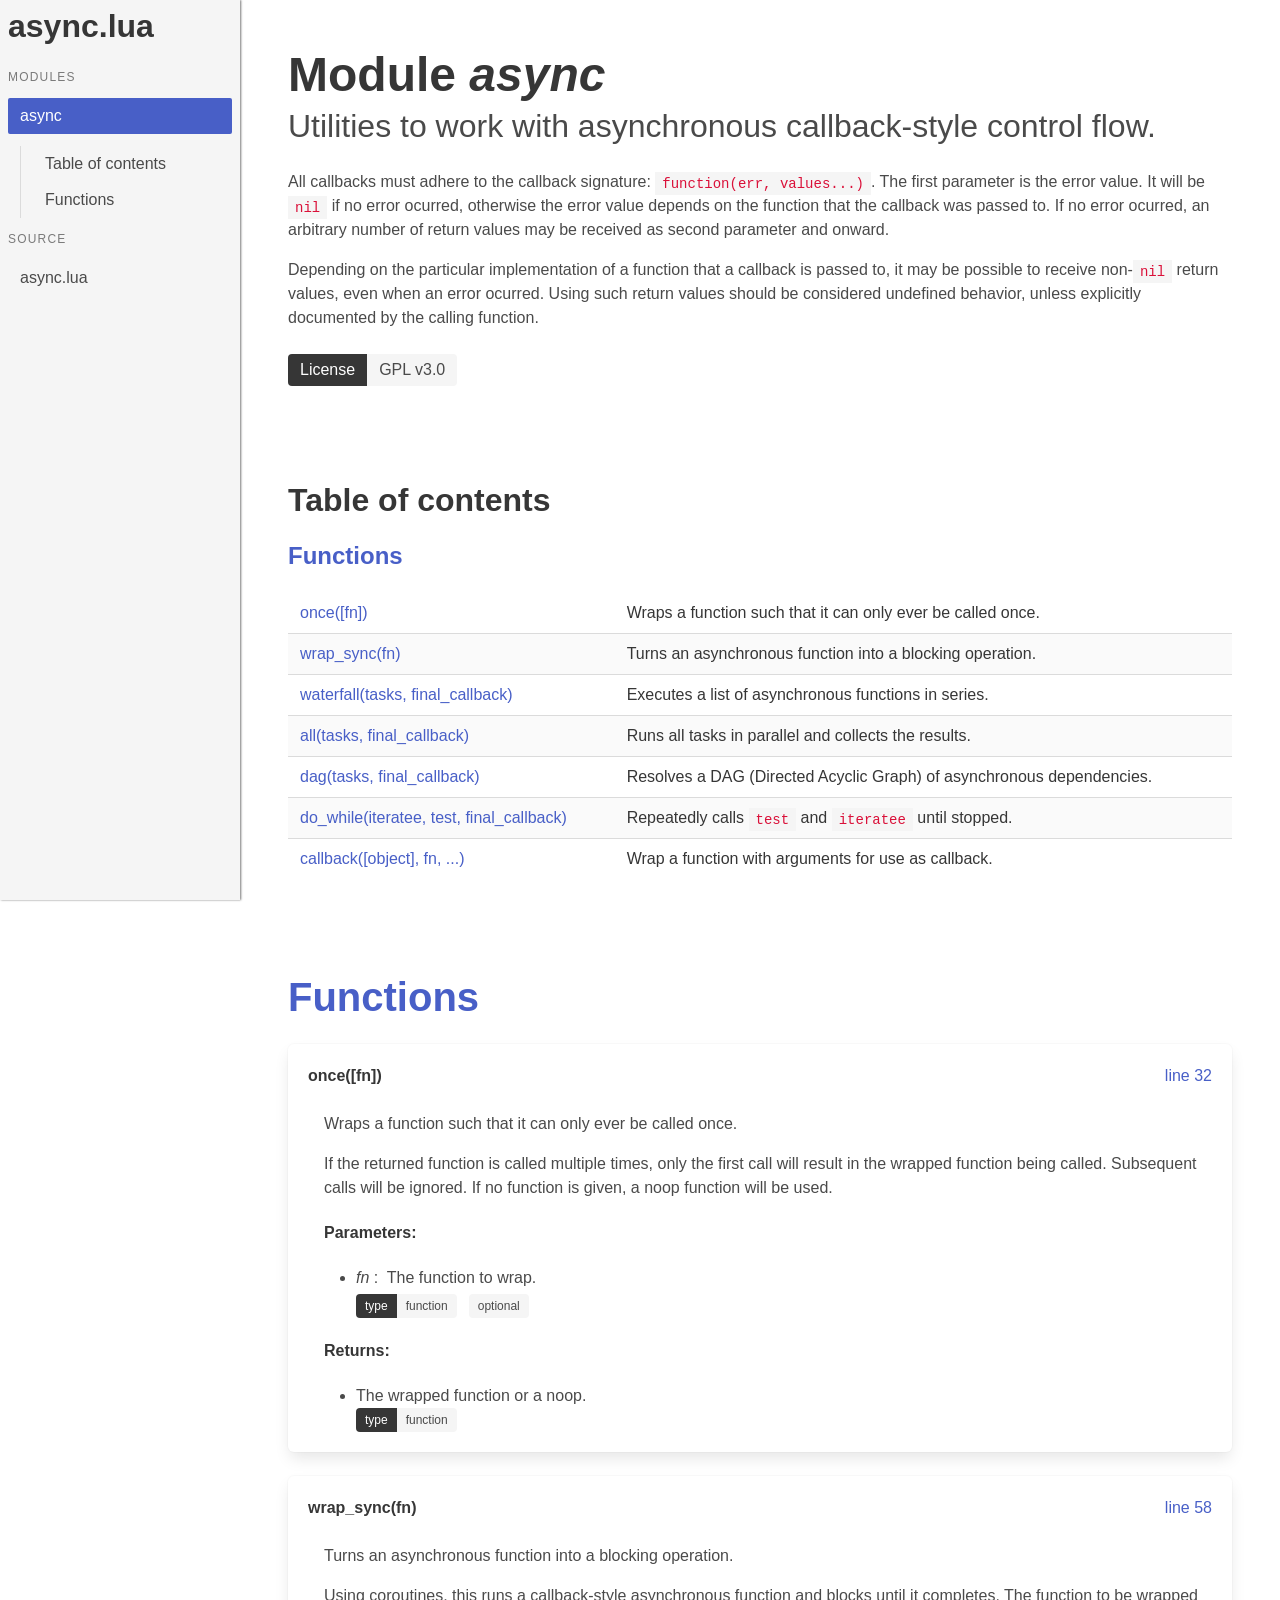
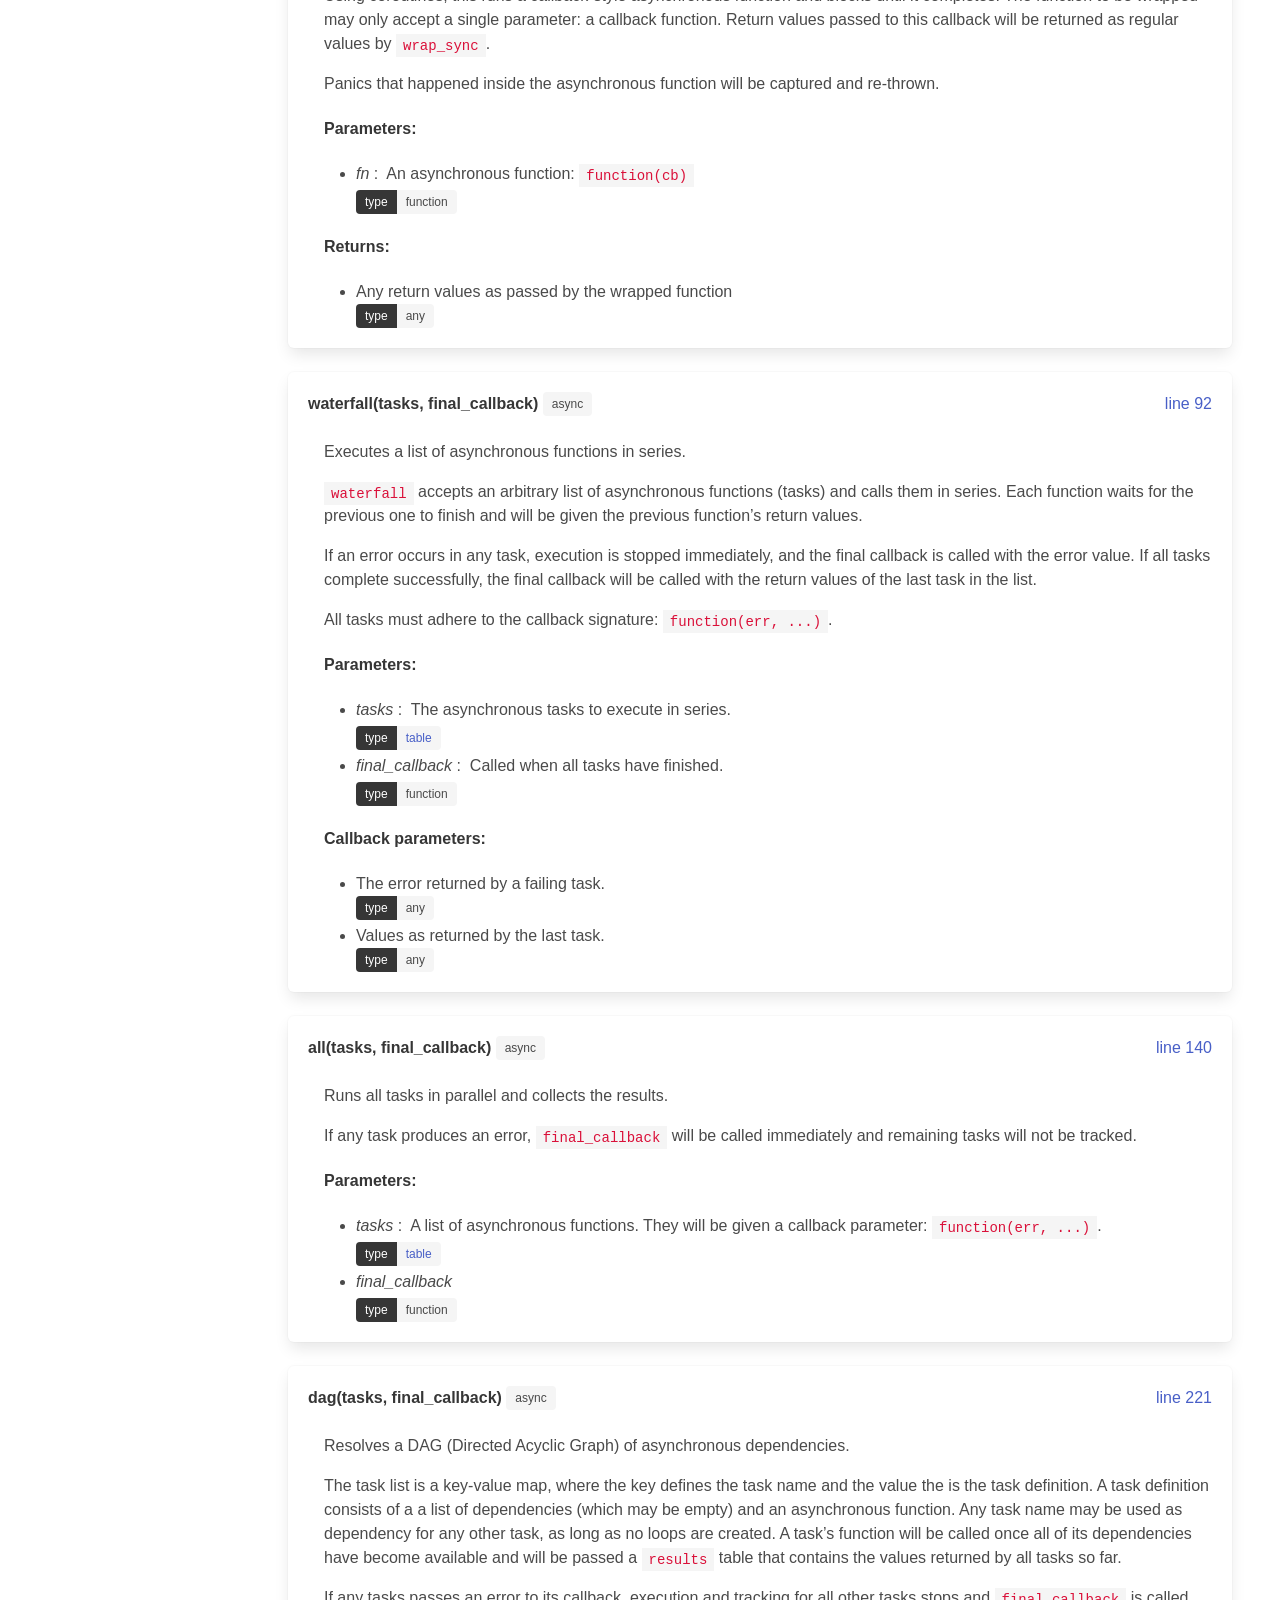
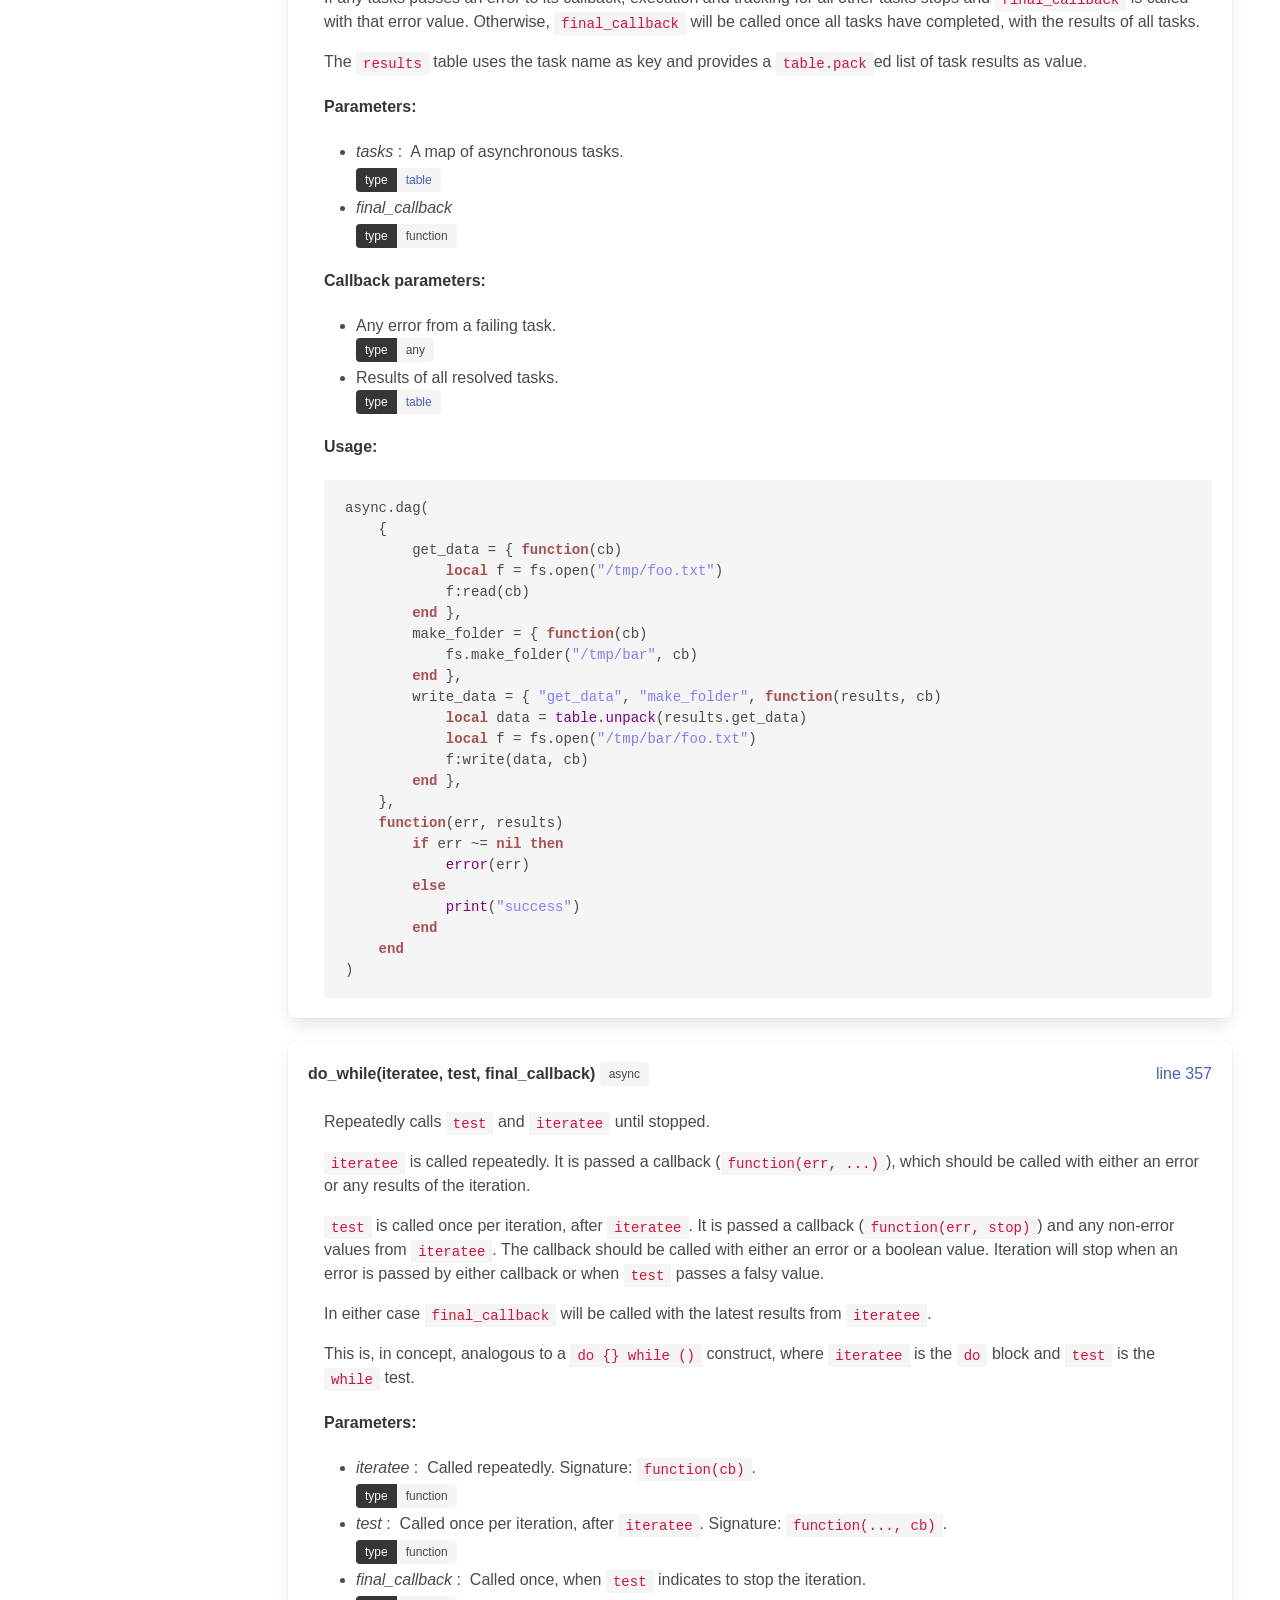
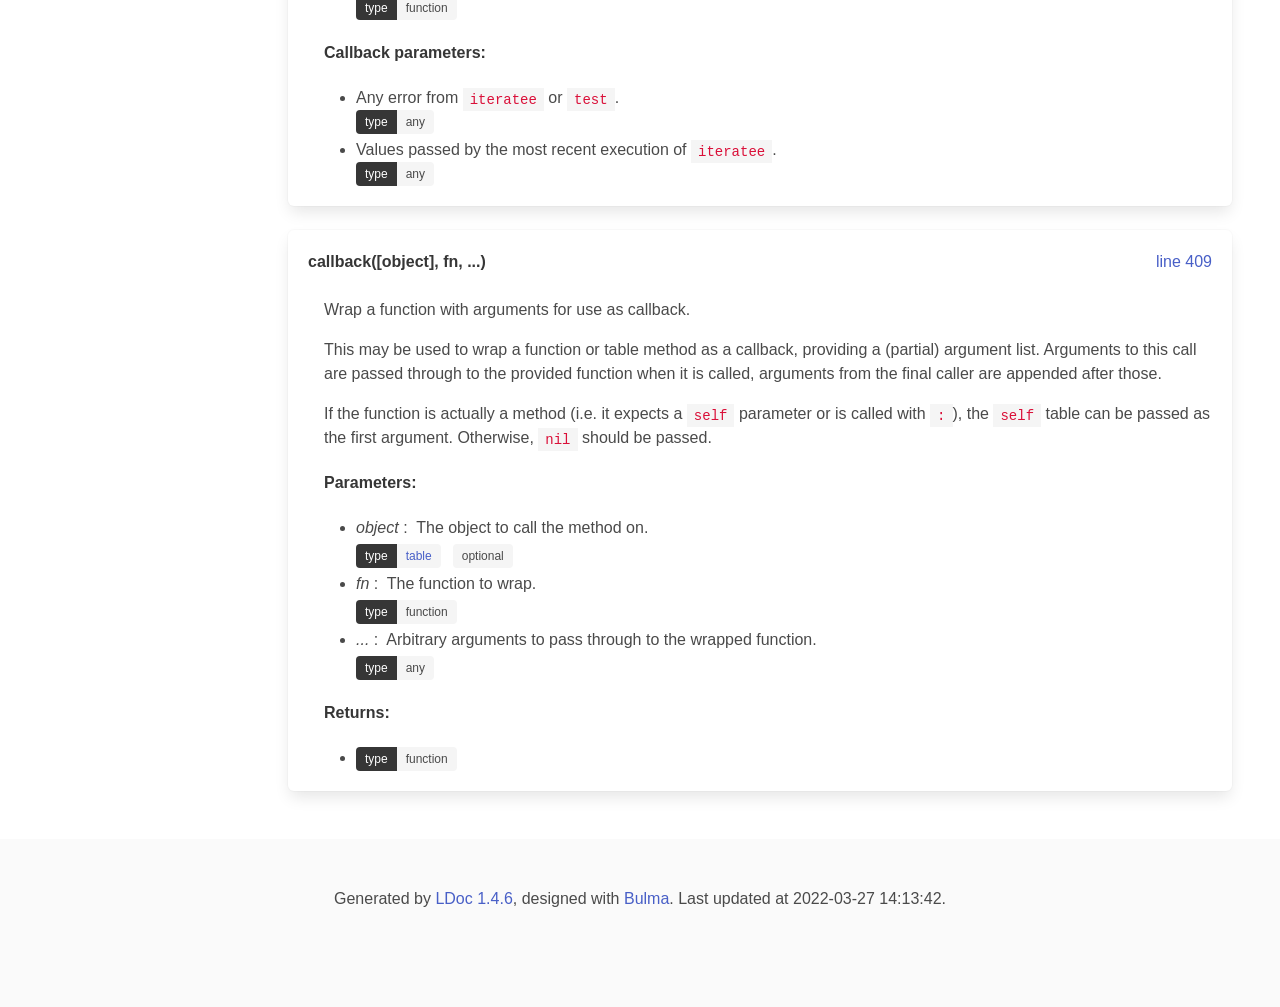
<file: index.html>
<!DOCTYPE html>
<html lang="en">
<head>
    <meta charset="UTF-8">
    <meta http-equiv="X-UA-Compatible" content="IE=edge">
    <meta name="viewport" content="width=device-width, initial-scale=1.0">
    <title>async.lua</title>
    <link rel="stylesheet" href="ldoc.css" type="text/css" />
</head>
<body>


<aside id="sidebar" class="has-background-white-ter">
    <h1 class="title">async.lua</h1>
    <nav class="menu">
        <p class="menu-label">Modules</p>
        <ul class="menu-list">
            <li>
                <a class="is-active">async</a>
                <ul>
                    <li><a href="#toc">Table of contents</a></li>
                    <li><a href="#Functions">Functions</a></li>
                </ul>
            </li>
        </ul>
        <p class="menu-label">Source</p>
        <ul class="menu-list">
            <li><a href="source/async.lua.html">async.lua</a></li>
        </ul>
    </nav>
</aside>
<div id="content" class="content__wrapper">
    <section class="section section__module-description">
        <div class="container">
            <h1 class="title is-1">Module <em>async</em></h1>
            <h3 class="subtitle is-3">Utilities to work with asynchronous callback-style control flow.</h3>
            <div class="content">
                <p> All callbacks must adhere to the callback signature: <code>function(err, values...)</code>.
 The first parameter is the error value. It will be <code>nil</code> if no error ocurred, otherwise
 the error value depends on the function that the callback was passed to.
 If no error ocurred, an arbitrary number of return values may be received as second parameter and onward.</p>

<p> Depending on the particular implementation of a function that a callback is passed to, it may be possible to
 receive non-<code>nil</code> return values, even when an error ocurred. Using such return values should be considered undefined
 behavior, unless explicitly documented by the calling function.</p>
            </div>
            <div class="field is-grouped is-grouped-multiline">
                <div class="control">
                    <div class="tags are-medium has-addons">
                        <span class="is-dark tag">License</span>
                        <span class="tag">GPL v3.0</span>
                    </div>
                </div>
            </div>
        </div>
    </section>
    <section class="section section__module-summary">
        <div class="container">
            <h2 id="toc" class="title is-3">Table of contents</h2>
            <h3 class="title is-4"><a href="#Functions">Functions</a></h3>
            <table class="table is-fullwidth is-striped">
                <tbody>
                    <tr>
                        <td class="name"><a href="#once">once([fn])</a></td>
                        <td class="summary">Wraps a function such that it can only ever be called once.</td>
                    </tr>
                    <tr>
                        <td class="name"><a href="#wrap_sync">wrap_sync(fn)</a></td>
                        <td class="summary">Turns an asynchronous function into a blocking operation.</td>
                    </tr>
                    <tr>
                        <td class="name"><a href="#waterfall">waterfall(tasks, final_callback)</a></td>
                        <td class="summary">Executes a list of asynchronous functions in series.</td>
                    </tr>
                    <tr>
                        <td class="name"><a href="#all">all(tasks, final_callback)</a></td>
                        <td class="summary">Runs all tasks in parallel and collects the results.</td>
                    </tr>
                    <tr>
                        <td class="name"><a href="#dag">dag(tasks, final_callback)</a></td>
                        <td class="summary">Resolves a DAG (Directed Acyclic Graph) of asynchronous dependencies.</td>
                    </tr>
                    <tr>
                        <td class="name"><a href="#do_while">do_while(iteratee, test, final_callback)</a></td>
                        <td class="summary">Repeatedly calls <code>test</code> and <code>iteratee</code> until stopped.</td>
                    </tr>
                    <tr>
                        <td class="name"><a href="#callback">callback([object], fn, ...)</a></td>
                        <td class="summary">Wrap a function with arguments for use as callback.</td>
                    </tr>
                </tbody>
            </table>
        </div>
    </section>

    <section class="section section--Functions">
        <div class="container">
            <h2 class="title is-2" id="Functions"><a href="#Functions">Functions</a></h2>
            <div class="section__content">
                <div id="once" class="box section__item">
                    <div class="block section__item__title">
                        <strong>once([fn])</strong>
                        <a class="source-ref" href="source/async.lua.html#32">line 32</a>
                    </div>

                    <div class="block content section__item__description">Wraps a function such that it can only ever be called once. </p>

<p> If the returned function is called multiple times, only the first call will result
 in the wrapped function being called. Subsequent calls will be ignored.
 If no function is given, a noop function will be used.</div>

                    <div class="block content section__item__params">
                        <h4 class="title is-6">Parameters:</h4>
                        <ul>
                            <li class="parameter">
                                <div>
                                    <span class="parameter__name"><em>fn</em></span>
                                    <span class="parameter__description">:&nbsp; The function to wrap.</span>
                                </div>
                                <div class="field is-grouped is-grouped-multiline parameter__tags">
                                    <div class="control">
                                        <div class="tags has-addons">
                                            <span class="tag is-dark">type</span>
                                            <span class="tag"><span class="type">function</span></span>
                                        </div>
                                    </div>
                                    <div class="control">
                                        <div class="tags">
                                            <span class="tag">optional</span>
                                        </div>
                                    </div>
                                </div>
                            </li>

                        </ul>
                    </div>
                    <div class="block content section__item__returns">
                        <h4 class="title is-6">Returns:</h4>
                        <ul>
                            <li class="return-value">
                                <div class="return-value__description">
                                    <span>The wrapped function or a noop.</span>
                                </div>
                                <div class="tags has-addons">
                                    <span class="tag is-dark">type</span>
                                    <span class="tag return-value__type"><span class="type">function</span></span>
                                </div>
                            </li>
                        </ul>
                    </div>
                </div>
                <div id="wrap_sync" class="box section__item">
                    <div class="block section__item__title">
                        <strong>wrap_sync(fn)</strong>
                        <a class="source-ref" href="source/async.lua.html#58">line 58</a>
                    </div>

                    <div class="block content section__item__description">Turns an asynchronous function into a blocking operation. </p>

<p> Using coroutines, this runs a callback-style asynchronous function and blocks until it completes.
 The function to be wrapped may only accept a single parameter: a callback function.
 Return values passed to this callback will be returned as regular values by <code>wrap_sync</code>.</p>

<p> Panics that happened inside the asynchronous function will be captured and re-thrown.</div>

                    <div class="block content section__item__params">
                        <h4 class="title is-6">Parameters:</h4>
                        <ul>
                            <li class="parameter">
                                <div>
                                    <span class="parameter__name"><em>fn</em></span>
                                    <span class="parameter__description">:&nbsp; An asynchronous function: <code>function(cb)</code></span>
                                </div>
                                <div class="field is-grouped is-grouped-multiline parameter__tags">
                                    <div class="control">
                                        <div class="tags has-addons">
                                            <span class="tag is-dark">type</span>
                                            <span class="tag"><span class="type">function</span></span>
                                        </div>
                                    </div>
                                </div>
                            </li>

                        </ul>
                    </div>
                    <div class="block content section__item__returns">
                        <h4 class="title is-6">Returns:</h4>
                        <ul>
                            <li class="return-value">
                                <div class="return-value__description">
                                    <span>Any return values as passed by the wrapped function</span>
                                </div>
                                <div class="tags has-addons">
                                    <span class="tag is-dark">type</span>
                                    <span class="tag return-value__type"><span class="type">any</span></span>
                                </div>
                            </li>
                        </ul>
                    </div>
                </div>
                <div id="waterfall" class="box section__item">
                    <div class="block section__item__title">
                        <strong>waterfall(tasks, final_callback)</strong>
                        <a class="source-ref" href="source/async.lua.html#92">line 92</a>
                        <span class="tag">async</span>
                    </div>

                    <div class="block content section__item__description">Executes a list of asynchronous functions in series. </p>

<p> <code>waterfall</code> accepts an arbitrary list of asynchronous functions (tasks) and calls them in series.
 Each function waits for the previous one to finish and will be given the previous function&rsquo;s return values.</p>

<p> If an error occurs in any task, execution is stopped immediately, and the final callback is called
 with the error value.
 If all tasks complete successfully, the final callback will be called with the return values of the last
 task in the list.</p>

<p> All tasks must adhere to the callback signature: <code>function(err, ...)</code>.</div>

                    <div class="block content section__item__params">
                        <h4 class="title is-6">Parameters:</h4>
                        <ul>
                            <li class="parameter">
                                <div>
                                    <span class="parameter__name"><em>tasks</em></span>
                                    <span class="parameter__description">:&nbsp; The asynchronous tasks to execute in series.</span>
                                </div>
                                <div class="field is-grouped is-grouped-multiline parameter__tags">
                                    <div class="control">
                                        <div class="tags has-addons">
                                            <span class="tag is-dark">type</span>
                                            <span class="tag"><a class="type" href="https://www.lua.org/manual/5.1/manual.html#5.5">table</a></span>
                                        </div>
                                    </div>
                                </div>
                            </li>
                            <li class="parameter">
                                <div>
                                    <span class="parameter__name"><em>final_callback</em></span>
                                    <span class="parameter__description">:&nbsp; Called when all tasks have finished.</span>
                                </div>
                                <div class="field is-grouped is-grouped-multiline parameter__tags">
                                    <div class="control">
                                        <div class="tags has-addons">
                                            <span class="tag is-dark">type</span>
                                            <span class="tag"><span class="type">function</span></span>
                                        </div>
                                    </div>
                                </div>
                            </li>

                        </ul>
                    </div>
                    <div class="block content section__item__returns">
                        <h4 class="title is-6">Callback parameters:</h4>
                        <ul>
                            <li class="return-value">
                                <div class="return-value__description">
                                    <span>The error returned by a failing task.</span>
                                </div>
                                <div class="tags has-addons">
                                    <span class="tag is-dark">type</span>
                                    <span class="tag return-value__type"><span class="type">any</span></span>
                                </div>
                            </li>
                            <li class="return-value">
                                <div class="return-value__description">
                                    <span>Values as returned by the last task.</span>
                                </div>
                                <div class="tags has-addons">
                                    <span class="tag is-dark">type</span>
                                    <span class="tag return-value__type"><span class="type">any</span></span>
                                </div>
                            </li>
                        </ul>
                    </div>
                </div>
                <div id="all" class="box section__item">
                    <div class="block section__item__title">
                        <strong>all(tasks, final_callback)</strong>
                        <a class="source-ref" href="source/async.lua.html#140">line 140</a>
                        <span class="tag">async</span>
                    </div>

                    <div class="block content section__item__description">Runs all tasks in parallel and collects the results. </p>

<p> If any task produces an error, <code>final_callback</code> will be called immediately
 and remaining tasks will not be tracked.</div>

                    <div class="block content section__item__params">
                        <h4 class="title is-6">Parameters:</h4>
                        <ul>
                            <li class="parameter">
                                <div>
                                    <span class="parameter__name"><em>tasks</em></span>
                                    <span class="parameter__description">:&nbsp; A list of asynchronous functions. They will be given a
  callback parameter: <code>function(err, ...)</code>.</span>
                                </div>
                                <div class="field is-grouped is-grouped-multiline parameter__tags">
                                    <div class="control">
                                        <div class="tags has-addons">
                                            <span class="tag is-dark">type</span>
                                            <span class="tag"><a class="type" href="https://www.lua.org/manual/5.1/manual.html#5.5">table</a></span>
                                        </div>
                                    </div>
                                </div>
                            </li>
                            <li class="parameter">
                                <div>
                                    <span class="parameter__name"><em>final_callback</em></span>
                                </div>
                                <div class="field is-grouped is-grouped-multiline parameter__tags">
                                    <div class="control">
                                        <div class="tags has-addons">
                                            <span class="tag is-dark">type</span>
                                            <span class="tag"><span class="type">function</span></span>
                                        </div>
                                    </div>
                                </div>
                            </li>

                        </ul>
                    </div>
                </div>
                <div id="dag" class="box section__item">
                    <div class="block section__item__title">
                        <strong>dag(tasks, final_callback)</strong>
                        <a class="source-ref" href="source/async.lua.html#221">line 221</a>
                        <span class="tag">async</span>
                    </div>

                    <div class="block content section__item__description">Resolves a DAG (Directed Acyclic Graph) of asynchronous dependencies. </p>

<p> The task list is a key-value map, where the key defines the task name and the value the is the task definition.
 A task definition consists of a a list of dependencies (which may be empty) and an asynchronous
 function.
 Any task name may be used as dependency for any other task, as long as no loops are created.
 A task&rsquo;s function will be called once all of its dependencies have become available and will be passed a <code>results</code>
 table that contains the values returned by all tasks so far.</p>

<p> If any tasks passes an error to its callback, execution and tracking for all other tasks stops and <code>final_callback</code>
 is called with that error value. Otherwise, <code>final_callback</code> will be called once all tasks have completed, with the
 results of all tasks.</p>

<p> The <code>results</code> table uses the task name as key and provides a <code>table.pack</code>ed list of task results as value.</div>

                    <div class="block content section__item__params">
                        <h4 class="title is-6">Parameters:</h4>
                        <ul>
                            <li class="parameter">
                                <div>
                                    <span class="parameter__name"><em>tasks</em></span>
                                    <span class="parameter__description">:&nbsp; A map of asynchronous tasks.</span>
                                </div>
                                <div class="field is-grouped is-grouped-multiline parameter__tags">
                                    <div class="control">
                                        <div class="tags has-addons">
                                            <span class="tag is-dark">type</span>
                                            <span class="tag"><a class="type" href="https://www.lua.org/manual/5.1/manual.html#5.5">table</a></span>
                                        </div>
                                    </div>
                                </div>
                            </li>
                            <li class="parameter">
                                <div>
                                    <span class="parameter__name"><em>final_callback</em></span>
                                </div>
                                <div class="field is-grouped is-grouped-multiline parameter__tags">
                                    <div class="control">
                                        <div class="tags has-addons">
                                            <span class="tag is-dark">type</span>
                                            <span class="tag"><span class="type">function</span></span>
                                        </div>
                                    </div>
                                </div>
                            </li>

                        </ul>
                    </div>
                    <div class="block content section__item__returns">
                        <h4 class="title is-6">Callback parameters:</h4>
                        <ul>
                            <li class="return-value">
                                <div class="return-value__description">
                                    <span>Any error from a failing task.</span>
                                </div>
                                <div class="tags has-addons">
                                    <span class="tag is-dark">type</span>
                                    <span class="tag return-value__type"><span class="type">any</span></span>
                                </div>
                            </li>
                            <li class="return-value">
                                <div class="return-value__description">
                                    <span>Results of all resolved tasks.</span>
                                </div>
                                <div class="tags has-addons">
                                    <span class="tag is-dark">type</span>
                                    <span class="tag return-value__type"><a class="type" href="https://www.lua.org/manual/5.1/manual.html#5.5">table</a></span>
                                </div>
                            </li>
                        </ul>
                    </div>
                    <div class="block content section__item__usage">
                        <h4 class="title is-6">Usage:</h4>
                            <pre class="code-block code-block--lua">async.dag(
    {
        get_data = { <span class="keyword">function</span>(cb)
            <span class="keyword">local</span> f = fs.open(<span class="string">"/tmp/foo.txt"</span>)
            f:read(cb)
        <span class="keyword">end</span> },
        make_folder = { <span class="keyword">function</span>(cb)
            fs.make_folder(<span class="string">"/tmp/bar"</span>, cb)
        <span class="keyword">end</span> },
        write_data = { <span class="string">"get_data"</span>, <span class="string">"make_folder"</span>, <span class="keyword">function</span>(results, cb)
            <span class="keyword">local</span> data = <span class="global">table</span>.<span class="global">unpack</span>(results.get_data)
            <span class="keyword">local</span> f = fs.open(<span class="string">"/tmp/bar/foo.txt"</span>)
            f:write(data, cb)
        <span class="keyword">end</span> },
    },
    <span class="keyword">function</span>(err, results)
        <span class="keyword">if</span> err ~= <span class="keyword">nil</span> <span class="keyword">then</span>
            <span class="global">error</span>(err)
        <span class="keyword">else</span>
            <span class="global">print</span>(<span class="string">"success"</span>)
        <span class="keyword">end</span>
    <span class="keyword">end</span>
)</pre>
                    </div>
                </div>
                <div id="do_while" class="box section__item">
                    <div class="block section__item__title">
                        <strong>do_while(iteratee, test, final_callback)</strong>
                        <a class="source-ref" href="source/async.lua.html#357">line 357</a>
                        <span class="tag">async</span>
                    </div>

                    <div class="block content section__item__description">Repeatedly calls <code>test</code> and <code>iteratee</code> until stopped. </p>

<p> <code>iteratee</code> is called repeatedly. It is passed a callback
 (<code>function(err, ...)</code>), which should be called with either an error or any
 results of the iteration.</p>

<p> <code>test</code> is called once per iteration, after <code>iteratee</code>. It is passed a
 callback (<code>function(err, stop)</code>) and any non-error values from <code>iteratee</code>.
 The callback should be called with either an error or a boolean value.
 Iteration will stop when an error is passed by either callback or when
 <code>test</code> passes a falsy value.</p>

<p> In either case <code>final_callback</code> will be called with the latest results from
 <code>iteratee</code>.</p>

<p> This is, in concept, analogous to a <code>do {} while ()</code> construct, where <code>iteratee</code>
 is the <code>do</code> block and <code>test</code> is the <code>while</code> test.</div>

                    <div class="block content section__item__params">
                        <h4 class="title is-6">Parameters:</h4>
                        <ul>
                            <li class="parameter">
                                <div>
                                    <span class="parameter__name"><em>iteratee</em></span>
                                    <span class="parameter__description">:&nbsp; Called repeatedly. Signature: <code>function(cb)</code>.</span>
                                </div>
                                <div class="field is-grouped is-grouped-multiline parameter__tags">
                                    <div class="control">
                                        <div class="tags has-addons">
                                            <span class="tag is-dark">type</span>
                                            <span class="tag"><span class="type">function</span></span>
                                        </div>
                                    </div>
                                </div>
                            </li>
                            <li class="parameter">
                                <div>
                                    <span class="parameter__name"><em>test</em></span>
                                    <span class="parameter__description">:&nbsp; Called once per iteration, after <code>iteratee</code>.
  Signature: <code>function(..., cb)</code>.</span>
                                </div>
                                <div class="field is-grouped is-grouped-multiline parameter__tags">
                                    <div class="control">
                                        <div class="tags has-addons">
                                            <span class="tag is-dark">type</span>
                                            <span class="tag"><span class="type">function</span></span>
                                        </div>
                                    </div>
                                </div>
                            </li>
                            <li class="parameter">
                                <div>
                                    <span class="parameter__name"><em>final_callback</em></span>
                                    <span class="parameter__description">:&nbsp; Called once, when <code>test</code> indicates to stop
  the iteration.</span>
                                </div>
                                <div class="field is-grouped is-grouped-multiline parameter__tags">
                                    <div class="control">
                                        <div class="tags has-addons">
                                            <span class="tag is-dark">type</span>
                                            <span class="tag"><span class="type">function</span></span>
                                        </div>
                                    </div>
                                </div>
                            </li>

                        </ul>
                    </div>
                    <div class="block content section__item__returns">
                        <h4 class="title is-6">Callback parameters:</h4>
                        <ul>
                            <li class="return-value">
                                <div class="return-value__description">
                                    <span>Any error from <code>iteratee</code> or <code>test</code>.</span>
                                </div>
                                <div class="tags has-addons">
                                    <span class="tag is-dark">type</span>
                                    <span class="tag return-value__type"><span class="type">any</span></span>
                                </div>
                            </li>
                            <li class="return-value">
                                <div class="return-value__description">
                                    <span>Values passed by the most recent execution of <code>iteratee</code>.</span>
                                </div>
                                <div class="tags has-addons">
                                    <span class="tag is-dark">type</span>
                                    <span class="tag return-value__type"><span class="type">any</span></span>
                                </div>
                            </li>
                        </ul>
                    </div>
                </div>
                <div id="callback" class="box section__item">
                    <div class="block section__item__title">
                        <strong>callback([object], fn, ...)</strong>
                        <a class="source-ref" href="source/async.lua.html#409">line 409</a>
                    </div>

                    <div class="block content section__item__description">Wrap a function with arguments for use as callback. </p>

<p> This may be used to wrap a function or table method as a callback, providing a (partial)
 argument list.
 Arguments to this call are passed through to the provided function when it is called,
 arguments from the final caller are appended after those.</p>

<p> If the function is actually a method (i.e. it expects a <code>self</code> parameter or is called with <code>:</code>),
 the <code>self</code> table can be passed as the first argument. Otherwise, <code>nil</code> should be passed.</div>

                    <div class="block content section__item__params">
                        <h4 class="title is-6">Parameters:</h4>
                        <ul>
                            <li class="parameter">
                                <div>
                                    <span class="parameter__name"><em>object</em></span>
                                    <span class="parameter__description">:&nbsp; The object to call the method on.</span>
                                </div>
                                <div class="field is-grouped is-grouped-multiline parameter__tags">
                                    <div class="control">
                                        <div class="tags has-addons">
                                            <span class="tag is-dark">type</span>
                                            <span class="tag"><a class="type" href="https://www.lua.org/manual/5.1/manual.html#5.5">table</a></span>
                                        </div>
                                    </div>
                                    <div class="control">
                                        <div class="tags">
                                            <span class="tag">optional</span>
                                        </div>
                                    </div>
                                </div>
                            </li>
                            <li class="parameter">
                                <div>
                                    <span class="parameter__name"><em>fn</em></span>
                                    <span class="parameter__description">:&nbsp; The function to wrap.</span>
                                </div>
                                <div class="field is-grouped is-grouped-multiline parameter__tags">
                                    <div class="control">
                                        <div class="tags has-addons">
                                            <span class="tag is-dark">type</span>
                                            <span class="tag"><span class="type">function</span></span>
                                        </div>
                                    </div>
                                </div>
                            </li>
                            <li class="parameter">
                                <div>
                                    <span class="parameter__name"><em>...</em></span>
                                    <span class="parameter__description">:&nbsp; Arbitrary arguments to pass through to the wrapped function.</span>
                                </div>
                                <div class="field is-grouped is-grouped-multiline parameter__tags">
                                    <div class="control">
                                        <div class="tags has-addons">
                                            <span class="tag is-dark">type</span>
                                            <span class="tag"><span class="type">any</span></span>
                                        </div>
                                    </div>
                                </div>
                            </li>

                        </ul>
                    </div>
                    <div class="block content section__item__returns">
                        <h4 class="title is-6">Returns:</h4>
                        <ul>
                            <li class="return-value">
                                <div class="tags has-addons">
                                    <span class="tag is-dark">type</span>
                                    <span class="tag return-value__type"><span class="type">function</span></span>
                                </div>
                            </li>
                        </ul>
                    </div>
                </div>
            </div>
        </div>
    </section>
</div>

<footer class="footer">
    <div class="content has-text-centered">
        Generated by <a href="https://github/com/stevendonovan/LDoc">LDoc 1.4.6</a>, designed with <a href="https://github.com/jgthms/bulma">Bulma</a>. Last updated at 2022-03-27 14:13:42.
    </div>
</footer>

</body>
</html>
</file>
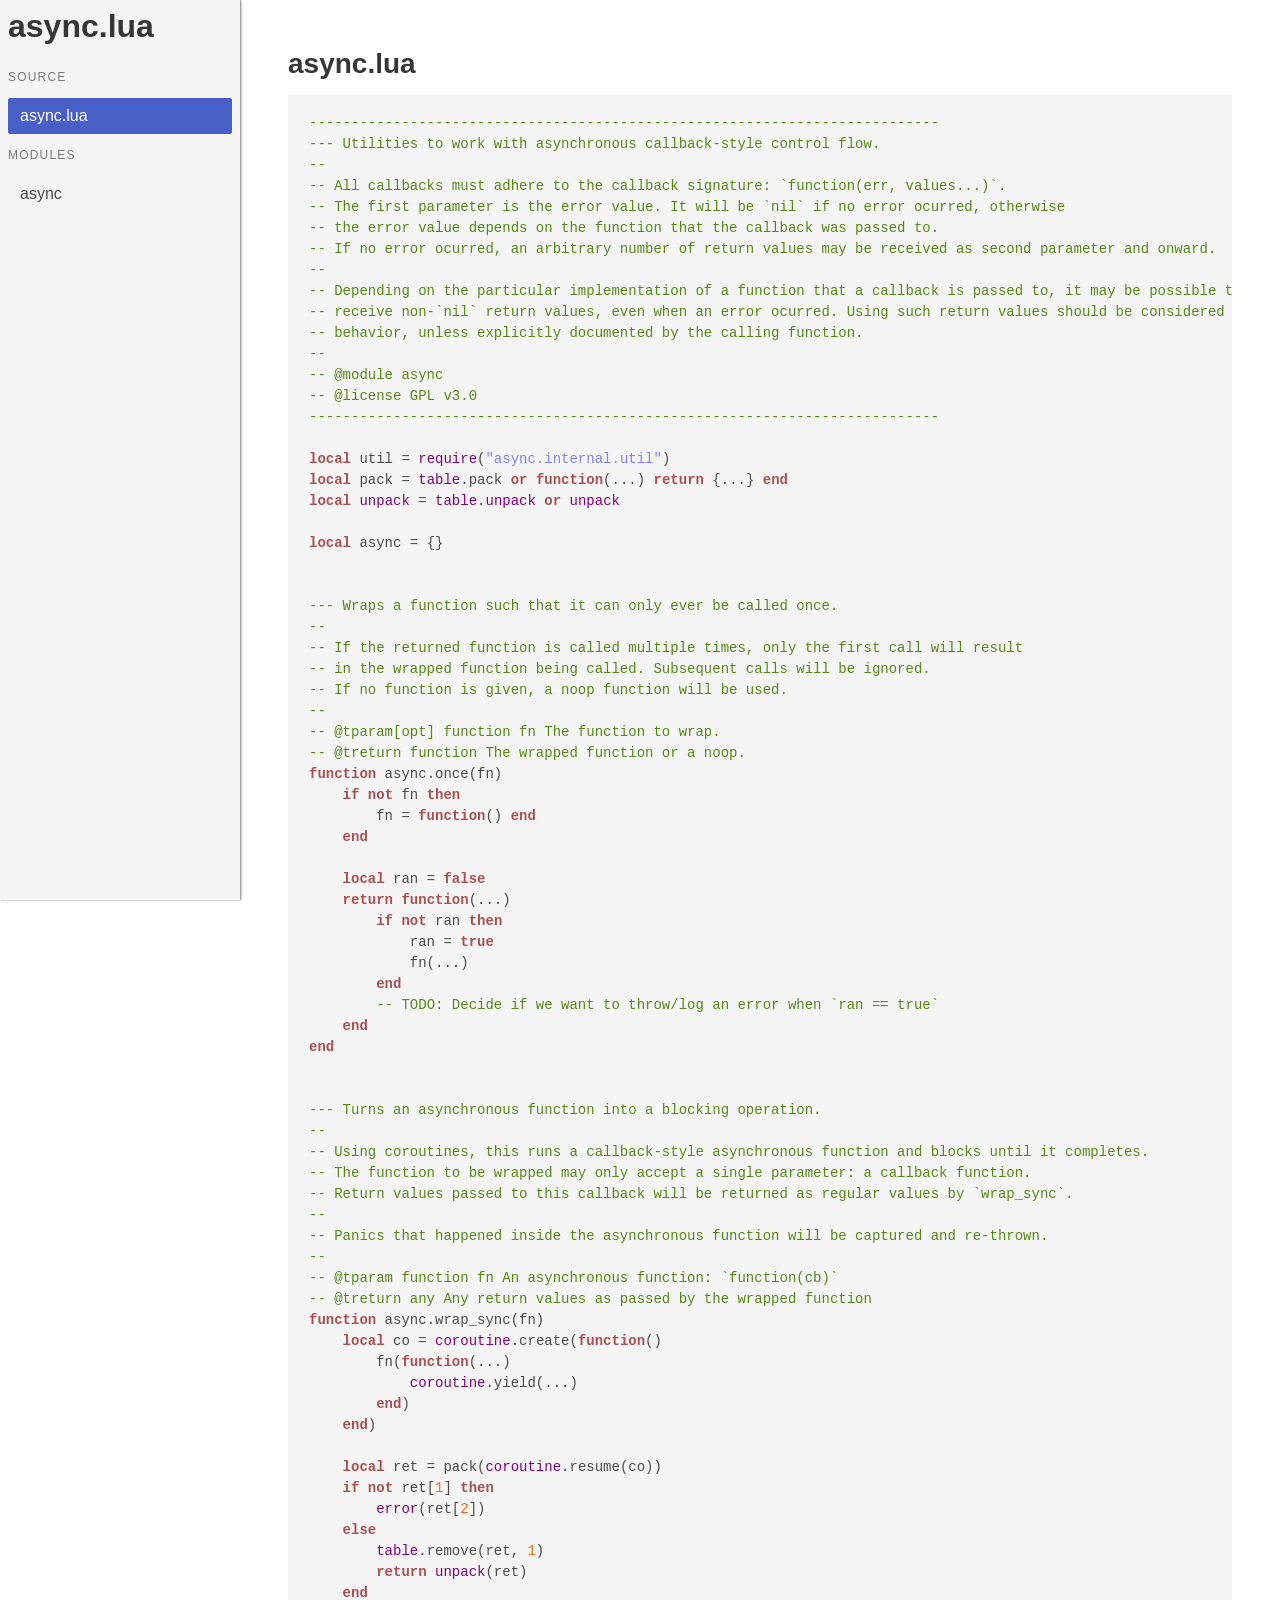
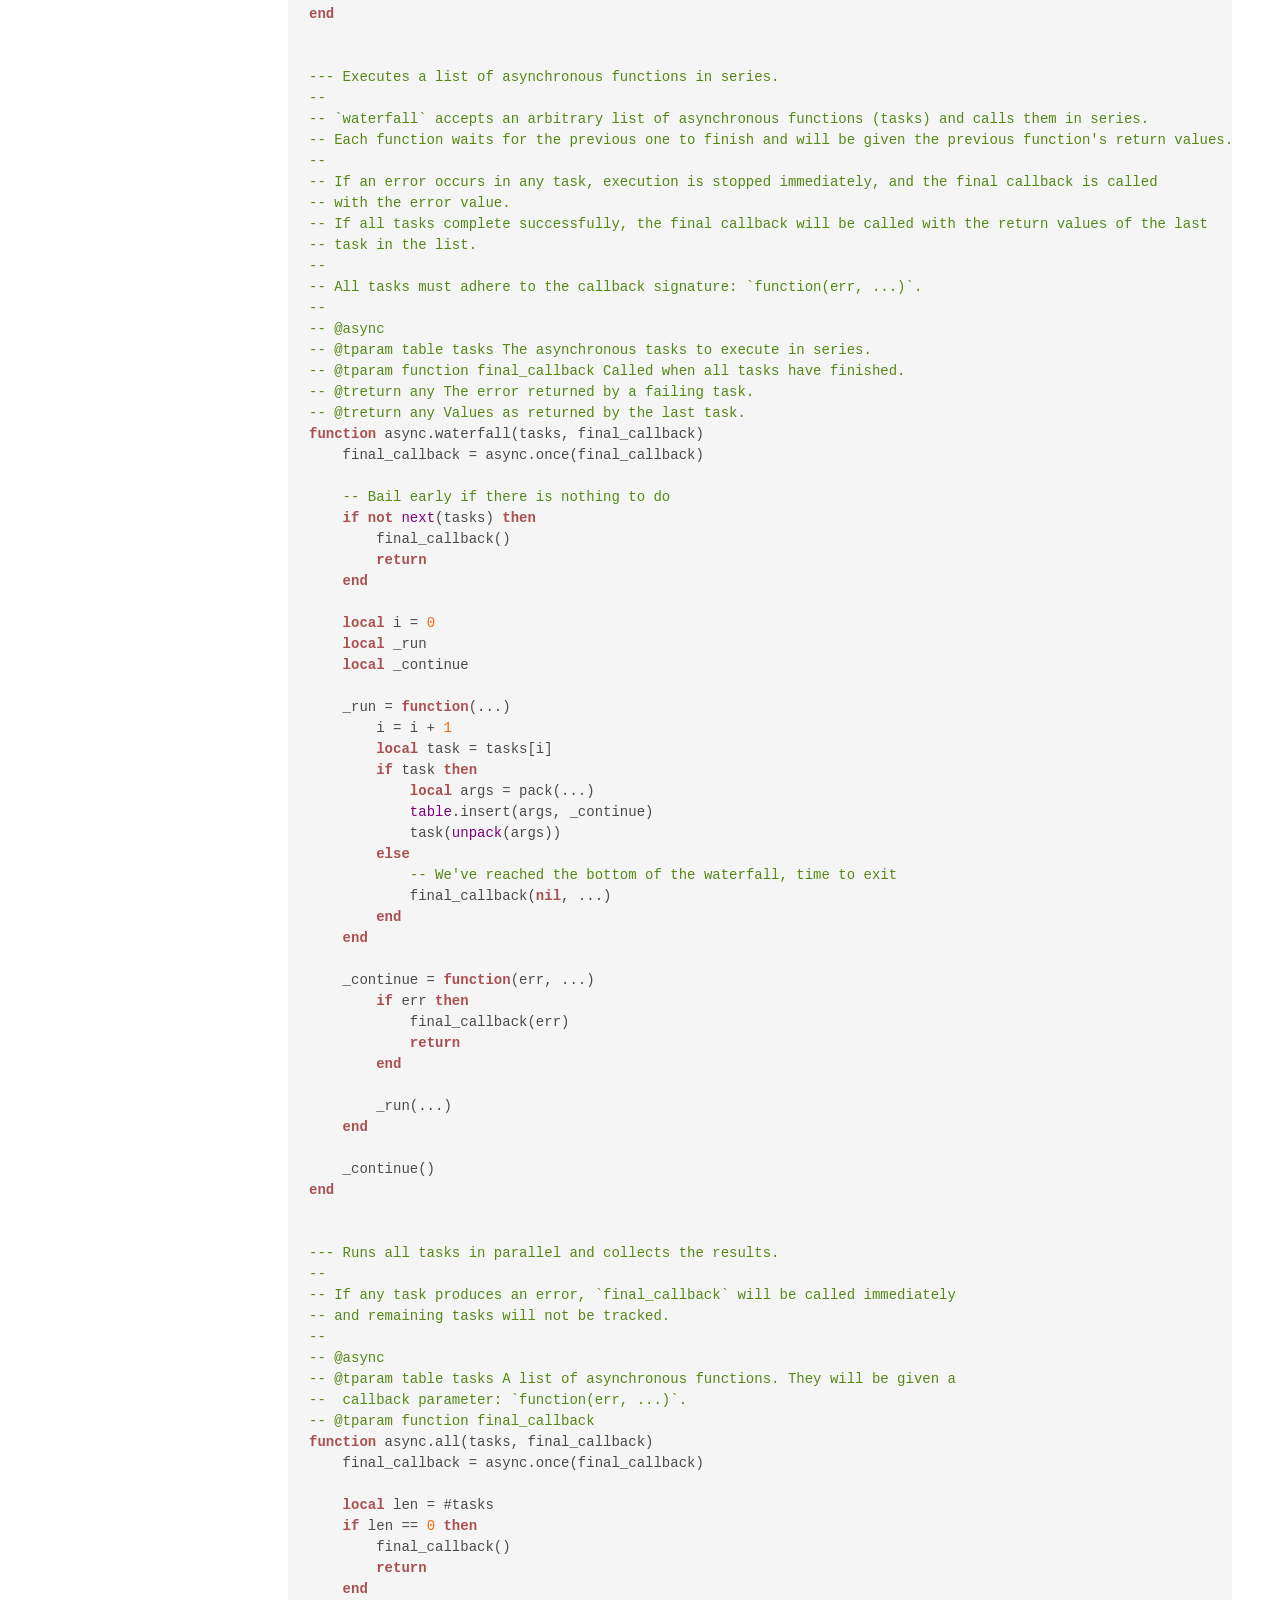
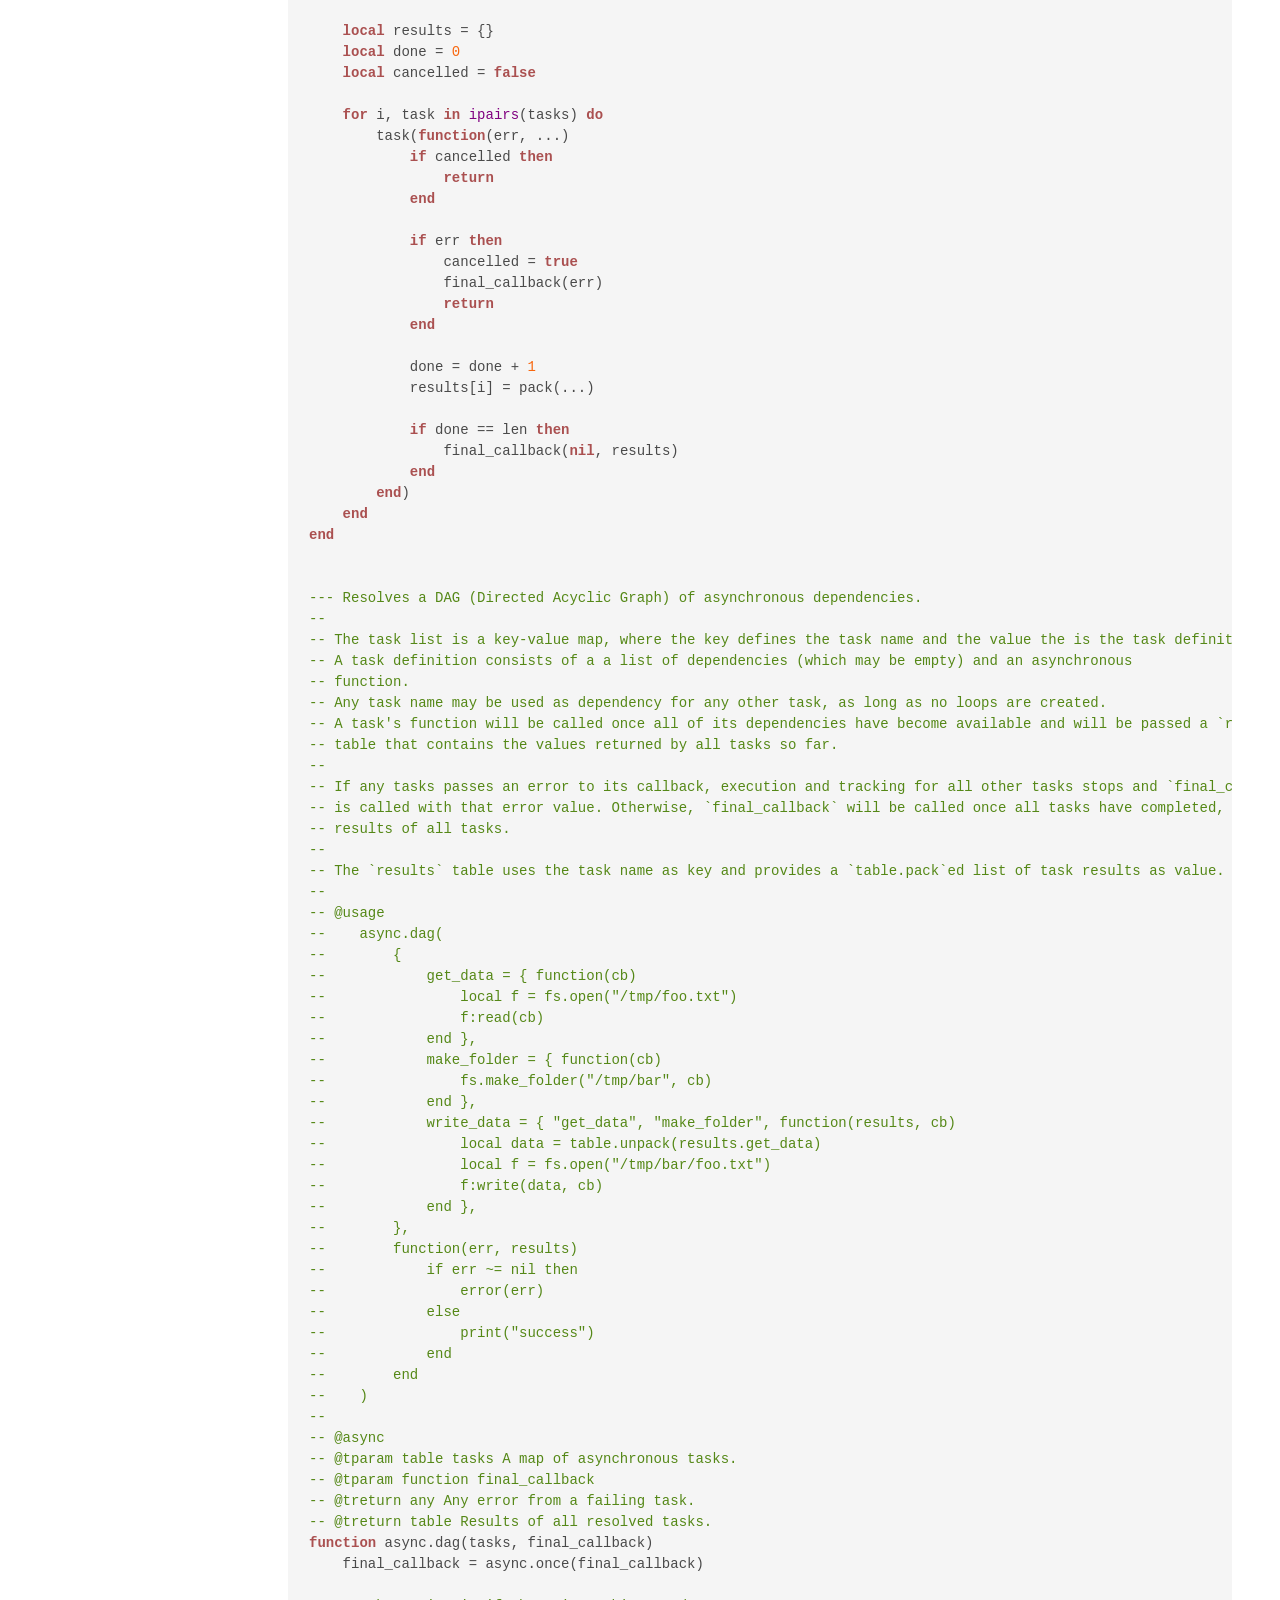
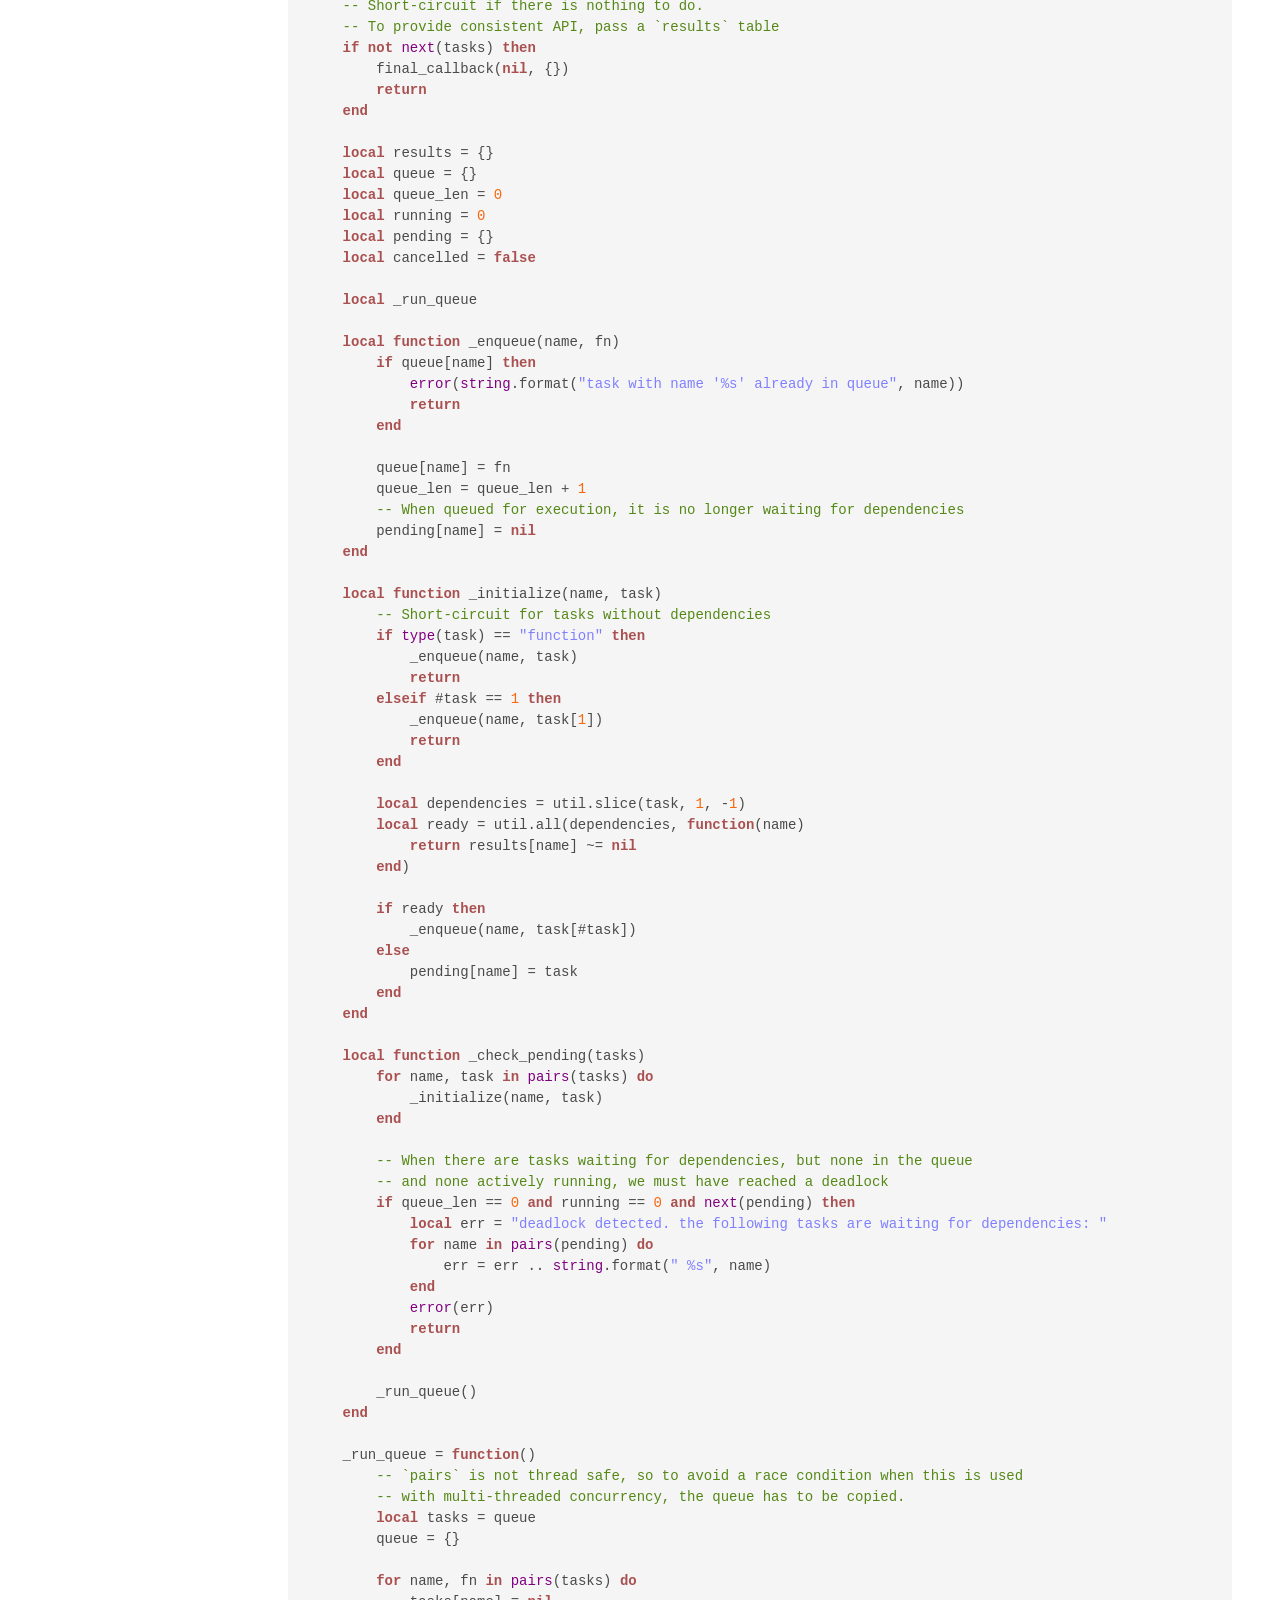
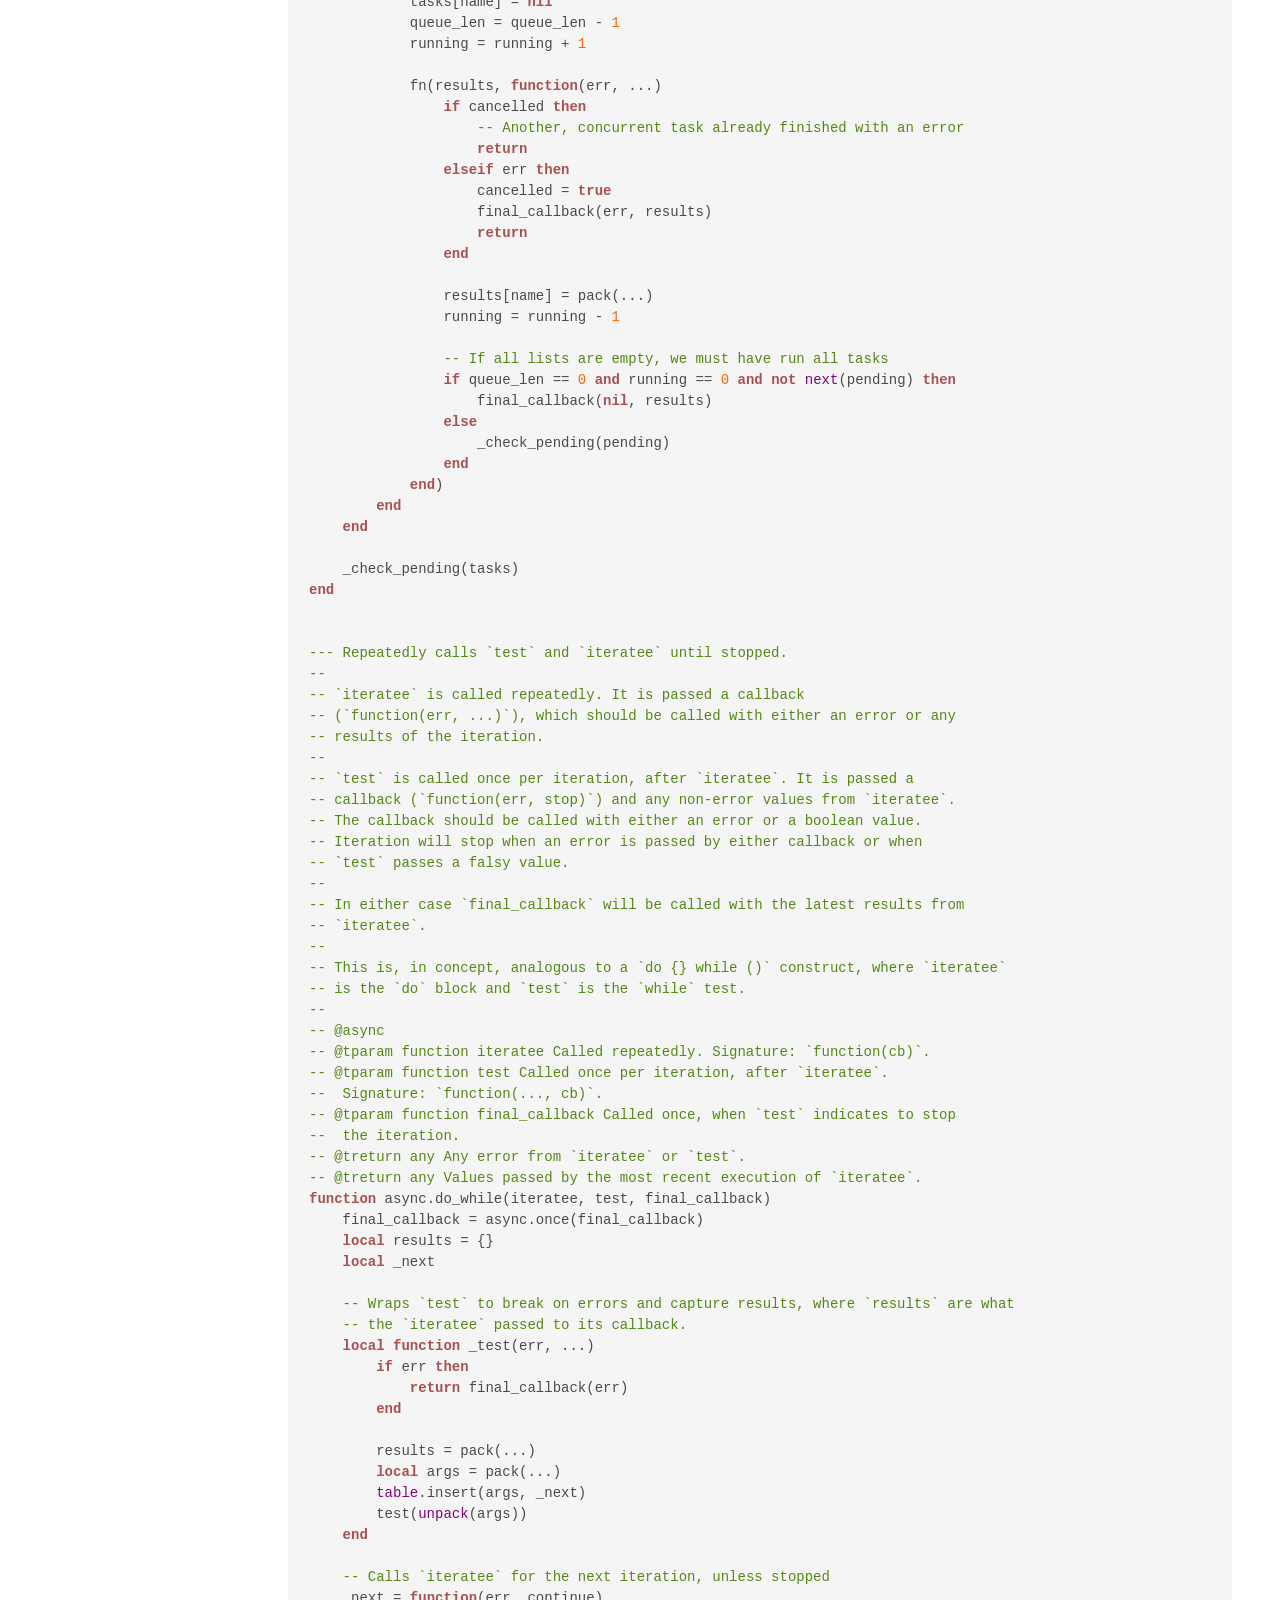
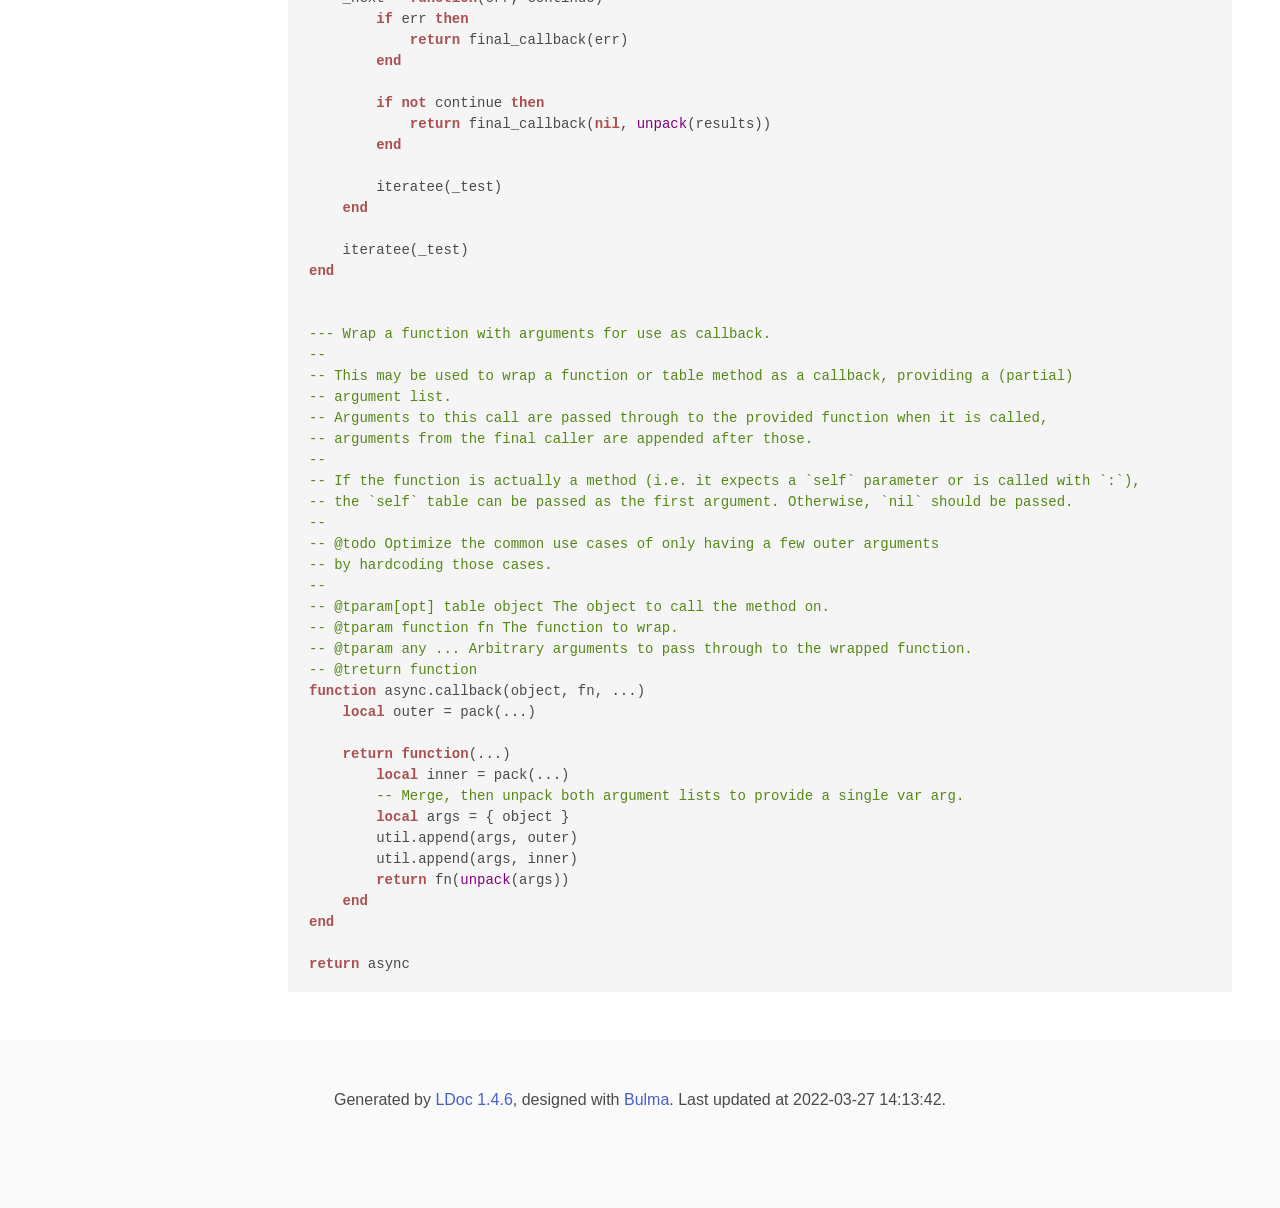
<file: source/async.lua.html>
<!DOCTYPE html>
<html lang="en">
<head>
    <meta charset="UTF-8">
    <meta http-equiv="X-UA-Compatible" content="IE=edge">
    <meta name="viewport" content="width=device-width, initial-scale=1.0">
    <title>async.lua</title>
    <link rel="stylesheet" href="../ldoc.css" type="text/css" />
</head>
<body>


<aside id="sidebar" class="has-background-white-ter">
    <h1 class="title">async.lua</h1>
    <nav class="menu">
        <p class="menu-label">Source</p>
        <ul class="menu-list">
            <li>
                <a class="is-active">async.lua</a>
                <ul>
                </ul>
            </li>
        </ul>
        <p class="menu-label">Modules</p>
        <ul class="menu-list">
            <li><a href="../index.html">async</a></li>
        </ul>
    </nav>
</aside>
<div id="content" class="content__wrapper">
    <section class="section section__raw-content">
        <div class="container content"><h2>async.lua</h2>
<pre>
<span class="comment">---------------------------------------------------------------------------
</span><span class="comment">--- Utilities to work with asynchronous callback-style control flow.
</span><span class="comment">--
</span><span class="comment">-- All callbacks must adhere to the callback signature: `function(err, values...)`.
</span><span class="comment">-- The first parameter is the error value. It will be `nil` if no error ocurred, otherwise
</span><span class="comment">-- the error value depends on the function that the callback was passed to.
</span><span class="comment">-- If no error ocurred, an arbitrary number of return values may be received as second parameter and onward.
</span><span class="comment">--
</span><span class="comment">-- Depending on the particular implementation of a function that a callback is passed to, it may be possible to
</span><span class="comment">-- receive non-`nil` return values, even when an error ocurred. Using such return values should be considered undefined
</span><span class="comment">-- behavior, unless explicitly documented by the calling function.
</span><span class="comment">--
</span><span class="comment">-- @module async
</span><span class="comment">-- @license GPL v3.0
</span><span class="comment">---------------------------------------------------------------------------
</span>
<span class="keyword">local</span> util = <span class="global">require</span>(<span class="string">"async.internal.util"</span>)
<span class="keyword">local</span> pack = <span class="global">table</span>.pack <span class="keyword">or</span> <span class="keyword">function</span>(...) <span class="keyword">return</span> {...} <span class="keyword">end</span>
<span class="keyword">local</span> <span class="global">unpack</span> = <span class="global">table</span>.<span class="global">unpack</span> <span class="keyword">or</span> <span class="global">unpack</span>

<span class="keyword">local</span> async = {}


<span class="comment">--- Wraps a function such that it can only ever be called once.
</span><span class="comment">--
</span><span class="comment">-- If the returned function is called multiple times, only the first call will result
</span><span class="comment">-- in the wrapped function being called. Subsequent calls will be ignored.
</span><span class="comment">-- If no function is given, a noop function will be used.
</span><span class="comment">--
</span><span class="comment">-- @tparam[opt] function fn The function to wrap.
</span><a id="32"></a><span class="comment">-- @treturn function The wrapped function or a noop.
</span><span class="keyword">function</span> async.once(fn)
    <span class="keyword">if</span> <span class="keyword">not</span> fn <span class="keyword">then</span>
        fn = <span class="keyword">function</span>() <span class="keyword">end</span>
    <span class="keyword">end</span>

    <span class="keyword">local</span> ran = <span class="keyword">false</span>
    <span class="keyword">return</span> <span class="keyword">function</span>(...)
        <span class="keyword">if</span> <span class="keyword">not</span> ran <span class="keyword">then</span>
            ran = <span class="keyword">true</span>
            fn(...)
        <span class="keyword">end</span>
        <span class="comment">-- TODO: Decide if we want to throw/log an error when `ran == true`
</span>    <span class="keyword">end</span>
<span class="keyword">end</span>


<span class="comment">--- Turns an asynchronous function into a blocking operation.
</span><span class="comment">--
</span><span class="comment">-- Using coroutines, this runs a callback-style asynchronous function and blocks until it completes.
</span><span class="comment">-- The function to be wrapped may only accept a single parameter: a callback function.
</span><span class="comment">-- Return values passed to this callback will be returned as regular values by `wrap_sync`.
</span><span class="comment">--
</span><span class="comment">-- Panics that happened inside the asynchronous function will be captured and re-thrown.
</span><span class="comment">--
</span><span class="comment">-- @tparam function fn An asynchronous function: `function(cb)`
</span><a id="58"></a><span class="comment">-- @treturn any Any return values as passed by the wrapped function
</span><span class="keyword">function</span> async.wrap_sync(fn)
    <span class="keyword">local</span> co = <span class="global">coroutine</span>.create(<span class="keyword">function</span>()
        fn(<span class="keyword">function</span>(...)
            <span class="global">coroutine</span>.yield(...)
        <span class="keyword">end</span>)
    <span class="keyword">end</span>)

    <span class="keyword">local</span> ret = pack(<span class="global">coroutine</span>.resume(co))
    <span class="keyword">if</span> <span class="keyword">not</span> ret[<span class="number">1</span>] <span class="keyword">then</span>
        <span class="global">error</span>(ret[<span class="number">2</span>])
    <span class="keyword">else</span>
        <span class="global">table</span>.remove(ret, <span class="number">1</span>)
        <span class="keyword">return</span> <span class="global">unpack</span>(ret)
    <span class="keyword">end</span>
<span class="keyword">end</span>


<span class="comment">--- Executes a list of asynchronous functions in series.
</span><span class="comment">--
</span><span class="comment">-- `waterfall` accepts an arbitrary list of asynchronous functions (tasks) and calls them in series.
</span><span class="comment">-- Each function waits for the previous one to finish and will be given the previous function's return values.
</span><span class="comment">--
</span><span class="comment">-- If an error occurs in any task, execution is stopped immediately, and the final callback is called
</span><span class="comment">-- with the error value.
</span><span class="comment">-- If all tasks complete successfully, the final callback will be called with the return values of the last
</span><span class="comment">-- task in the list.
</span><span class="comment">--
</span><span class="comment">-- All tasks must adhere to the callback signature: `function(err, ...)`.
</span><span class="comment">--
</span><span class="comment">-- @async
</span><span class="comment">-- @tparam table tasks The asynchronous tasks to execute in series.
</span><span class="comment">-- @tparam function final_callback Called when all tasks have finished.
</span><span class="comment">-- @treturn any The error returned by a failing task.
</span><a id="92"></a><span class="comment">-- @treturn any Values as returned by the last task.
</span><span class="keyword">function</span> async.waterfall(tasks, final_callback)
    final_callback = async.once(final_callback)

    <span class="comment">-- Bail early if there is nothing to do
</span>    <span class="keyword">if</span> <span class="keyword">not</span> <span class="global">next</span>(tasks) <span class="keyword">then</span>
        final_callback()
        <span class="keyword">return</span>
    <span class="keyword">end</span>

    <span class="keyword">local</span> i = <span class="number">0</span>
    <span class="keyword">local</span> _run
    <span class="keyword">local</span> _continue

    _run = <span class="keyword">function</span>(...)
        i = i + <span class="number">1</span>
        <span class="keyword">local</span> task = tasks[i]
        <span class="keyword">if</span> task <span class="keyword">then</span>
            <span class="keyword">local</span> args = pack(...)
            <span class="global">table</span>.insert(args, _continue)
            task(<span class="global">unpack</span>(args))
        <span class="keyword">else</span>
            <span class="comment">-- We've reached the bottom of the waterfall, time to exit
</span>            final_callback(<span class="keyword">nil</span>, ...)
        <span class="keyword">end</span>
    <span class="keyword">end</span>

    _continue = <span class="keyword">function</span>(err, ...)
        <span class="keyword">if</span> err <span class="keyword">then</span>
            final_callback(err)
            <span class="keyword">return</span>
        <span class="keyword">end</span>

        _run(...)
    <span class="keyword">end</span>

    _continue()
<span class="keyword">end</span>


<span class="comment">--- Runs all tasks in parallel and collects the results.
</span><span class="comment">--
</span><span class="comment">-- If any task produces an error, `final_callback` will be called immediately
</span><span class="comment">-- and remaining tasks will not be tracked.
</span><span class="comment">--
</span><span class="comment">-- @async
</span><span class="comment">-- @tparam table tasks A list of asynchronous functions. They will be given a
</span><span class="comment">--  callback parameter: `function(err, ...)`.
</span><a id="140"></a><span class="comment">-- @tparam function final_callback
</span><span class="keyword">function</span> async.all(tasks, final_callback)
    final_callback = async.once(final_callback)

    <span class="keyword">local</span> len = #tasks
    <span class="keyword">if</span> len == <span class="number">0</span> <span class="keyword">then</span>
        final_callback()
        <span class="keyword">return</span>
    <span class="keyword">end</span>

    <span class="keyword">local</span> results = {}
    <span class="keyword">local</span> done = <span class="number">0</span>
    <span class="keyword">local</span> cancelled = <span class="keyword">false</span>

    <span class="keyword">for</span> i, task <span class="keyword">in</span> <span class="global">ipairs</span>(tasks) <span class="keyword">do</span>
        task(<span class="keyword">function</span>(err, ...)
            <span class="keyword">if</span> cancelled <span class="keyword">then</span>
                <span class="keyword">return</span>
            <span class="keyword">end</span>

            <span class="keyword">if</span> err <span class="keyword">then</span>
                cancelled = <span class="keyword">true</span>
                final_callback(err)
                <span class="keyword">return</span>
            <span class="keyword">end</span>

            done = done + <span class="number">1</span>
            results[i] = pack(...)

            <span class="keyword">if</span> done == len <span class="keyword">then</span>
                final_callback(<span class="keyword">nil</span>, results)
            <span class="keyword">end</span>
        <span class="keyword">end</span>)
    <span class="keyword">end</span>
<span class="keyword">end</span>


<span class="comment">--- Resolves a DAG (Directed Acyclic Graph) of asynchronous dependencies.
</span><span class="comment">--
</span><span class="comment">-- The task list is a key-value map, where the key defines the task name and the value the is the task definition.
</span><span class="comment">-- A task definition consists of a a list of dependencies (which may be empty) and an asynchronous
</span><span class="comment">-- function.
</span><span class="comment">-- Any task name may be used as dependency for any other task, as long as no loops are created.
</span><span class="comment">-- A task's function will be called once all of its dependencies have become available and will be passed a `results`
</span><span class="comment">-- table that contains the values returned by all tasks so far.
</span><span class="comment">--
</span><span class="comment">-- If any tasks passes an error to its callback, execution and tracking for all other tasks stops and `final_callback`
</span><span class="comment">-- is called with that error value. Otherwise, `final_callback` will be called once all tasks have completed, with the
</span><span class="comment">-- results of all tasks.
</span><span class="comment">--
</span><span class="comment">-- The `results` table uses the task name as key and provides a `table.pack`ed list of task results as value.
</span><span class="comment">--
</span><span class="comment">-- @usage
</span><span class="comment">--    async.dag(
</span><span class="comment">--        {
</span><span class="comment">--            get_data = { function(cb)
</span><span class="comment">--                local f = fs.open("/tmp/foo.txt")
</span><span class="comment">--                f:read(cb)
</span><span class="comment">--            end },
</span><span class="comment">--            make_folder = { function(cb)
</span><span class="comment">--                fs.make_folder("/tmp/bar", cb)
</span><span class="comment">--            end },
</span><span class="comment">--            write_data = { "get_data", "make_folder", function(results, cb)
</span><span class="comment">--                local data = table.unpack(results.get_data)
</span><span class="comment">--                local f = fs.open("/tmp/bar/foo.txt")
</span><span class="comment">--                f:write(data, cb)
</span><span class="comment">--            end },
</span><span class="comment">--        },
</span><span class="comment">--        function(err, results)
</span><span class="comment">--            if err ~= nil then
</span><span class="comment">--                error(err)
</span><span class="comment">--            else
</span><span class="comment">--                print("success")
</span><span class="comment">--            end
</span><span class="comment">--        end
</span><span class="comment">--    )
</span><span class="comment">--
</span><span class="comment">-- @async
</span><span class="comment">-- @tparam table tasks A map of asynchronous tasks.
</span><span class="comment">-- @tparam function final_callback
</span><span class="comment">-- @treturn any Any error from a failing task.
</span><a id="221"></a><span class="comment">-- @treturn table Results of all resolved tasks.
</span><span class="keyword">function</span> async.dag(tasks, final_callback)
    final_callback = async.once(final_callback)

    <span class="comment">-- Short-circuit if there is nothing to do.
</span>    <span class="comment">-- To provide consistent API, pass a `results` table
</span>    <span class="keyword">if</span> <span class="keyword">not</span> <span class="global">next</span>(tasks) <span class="keyword">then</span>
        final_callback(<span class="keyword">nil</span>, {})
        <span class="keyword">return</span>
    <span class="keyword">end</span>

    <span class="keyword">local</span> results = {}
    <span class="keyword">local</span> queue = {}
    <span class="keyword">local</span> queue_len = <span class="number">0</span>
    <span class="keyword">local</span> running = <span class="number">0</span>
    <span class="keyword">local</span> pending = {}
    <span class="keyword">local</span> cancelled = <span class="keyword">false</span>

    <span class="keyword">local</span> _run_queue

    <span class="keyword">local</span> <span class="keyword">function</span> _enqueue(name, fn)
        <span class="keyword">if</span> queue[name] <span class="keyword">then</span>
            <span class="global">error</span>(<span class="global">string</span>.format(<span class="string">"task with name '%s' already in queue"</span>, name))
            <span class="keyword">return</span>
        <span class="keyword">end</span>

        queue[name] = fn
        queue_len = queue_len + <span class="number">1</span>
        <span class="comment">-- When queued for execution, it is no longer waiting for dependencies
</span>        pending[name] = <span class="keyword">nil</span>
    <span class="keyword">end</span>

    <span class="keyword">local</span> <span class="keyword">function</span> _initialize(name, task)
        <span class="comment">-- Short-circuit for tasks without dependencies
</span>        <span class="keyword">if</span> <span class="global">type</span>(task) == <span class="string">"function"</span> <span class="keyword">then</span>
            _enqueue(name, task)
            <span class="keyword">return</span>
        <span class="keyword">elseif</span> #task == <span class="number">1</span> <span class="keyword">then</span>
            _enqueue(name, task[<span class="number">1</span>])
            <span class="keyword">return</span>
        <span class="keyword">end</span>

        <span class="keyword">local</span> dependencies = util.slice(task, <span class="number">1</span>, -<span class="number">1</span>)
        <span class="keyword">local</span> ready = util.all(dependencies, <span class="keyword">function</span>(name)
            <span class="keyword">return</span> results[name] ~= <span class="keyword">nil</span>
        <span class="keyword">end</span>)

        <span class="keyword">if</span> ready <span class="keyword">then</span>
            _enqueue(name, task[#task])
        <span class="keyword">else</span>
            pending[name] = task
        <span class="keyword">end</span>
    <span class="keyword">end</span>

    <span class="keyword">local</span> <span class="keyword">function</span> _check_pending(tasks)
        <span class="keyword">for</span> name, task <span class="keyword">in</span> <span class="global">pairs</span>(tasks) <span class="keyword">do</span>
            _initialize(name, task)
        <span class="keyword">end</span>

        <span class="comment">-- When there are tasks waiting for dependencies, but none in the queue
</span>        <span class="comment">-- and none actively running, we must have reached a deadlock
</span>        <span class="keyword">if</span> queue_len == <span class="number">0</span> <span class="keyword">and</span> running == <span class="number">0</span> <span class="keyword">and</span> <span class="global">next</span>(pending) <span class="keyword">then</span>
            <span class="keyword">local</span> err = <span class="string">"deadlock detected. the following tasks are waiting for dependencies: "</span>
            <span class="keyword">for</span> name <span class="keyword">in</span> <span class="global">pairs</span>(pending) <span class="keyword">do</span>
                err = err .. <span class="global">string</span>.format(<span class="string">" %s"</span>, name)
            <span class="keyword">end</span>
            <span class="global">error</span>(err)
            <span class="keyword">return</span>
        <span class="keyword">end</span>

        _run_queue()
    <span class="keyword">end</span>

    _run_queue = <span class="keyword">function</span>()
        <span class="comment">-- `pairs` is not thread safe, so to avoid a race condition when this is used
</span>        <span class="comment">-- with multi-threaded concurrency, the queue has to be copied.
</span>        <span class="keyword">local</span> tasks = queue
        queue = {}

        <span class="keyword">for</span> name, fn <span class="keyword">in</span> <span class="global">pairs</span>(tasks) <span class="keyword">do</span>
            tasks[name] = <span class="keyword">nil</span>
            queue_len = queue_len - <span class="number">1</span>
            running = running + <span class="number">1</span>

            fn(results, <span class="keyword">function</span>(err, ...)
                <span class="keyword">if</span> cancelled <span class="keyword">then</span>
                    <span class="comment">-- Another, concurrent task already finished with an error
</span>                    <span class="keyword">return</span>
                <span class="keyword">elseif</span> err <span class="keyword">then</span>
                    cancelled = <span class="keyword">true</span>
                    final_callback(err, results)
                    <span class="keyword">return</span>
                <span class="keyword">end</span>

                results[name] = pack(...)
                running = running - <span class="number">1</span>

                <span class="comment">-- If all lists are empty, we must have run all tasks
</span>                <span class="keyword">if</span> queue_len == <span class="number">0</span> <span class="keyword">and</span> running == <span class="number">0</span> <span class="keyword">and</span> <span class="keyword">not</span> <span class="global">next</span>(pending) <span class="keyword">then</span>
                    final_callback(<span class="keyword">nil</span>, results)
                <span class="keyword">else</span>
                    _check_pending(pending)
                <span class="keyword">end</span>
            <span class="keyword">end</span>)
        <span class="keyword">end</span>
    <span class="keyword">end</span>

    _check_pending(tasks)
<span class="keyword">end</span>


<span class="comment">--- Repeatedly calls `test` and `iteratee` until stopped.
</span><span class="comment">--
</span><span class="comment">-- `iteratee` is called repeatedly. It is passed a callback
</span><span class="comment">-- (`function(err, ...)`), which should be called with either an error or any
</span><span class="comment">-- results of the iteration.
</span><span class="comment">--
</span><span class="comment">-- `test` is called once per iteration, after `iteratee`. It is passed a
</span><span class="comment">-- callback (`function(err, stop)`) and any non-error values from `iteratee`.
</span><span class="comment">-- The callback should be called with either an error or a boolean value.
</span><span class="comment">-- Iteration will stop when an error is passed by either callback or when
</span><span class="comment">-- `test` passes a falsy value.
</span><span class="comment">--
</span><span class="comment">-- In either case `final_callback` will be called with the latest results from
</span><span class="comment">-- `iteratee`.
</span><span class="comment">--
</span><span class="comment">-- This is, in concept, analogous to a `do {} while ()` construct, where `iteratee`
</span><span class="comment">-- is the `do` block and `test` is the `while` test.
</span><span class="comment">--
</span><span class="comment">-- @async
</span><span class="comment">-- @tparam function iteratee Called repeatedly. Signature: `function(cb)`.
</span><span class="comment">-- @tparam function test Called once per iteration, after `iteratee`.
</span><span class="comment">--  Signature: `function(..., cb)`.
</span><span class="comment">-- @tparam function final_callback Called once, when `test` indicates to stop
</span><span class="comment">--  the iteration.
</span><span class="comment">-- @treturn any Any error from `iteratee` or `test`.
</span><a id="357"></a><span class="comment">-- @treturn any Values passed by the most recent execution of `iteratee`.
</span><span class="keyword">function</span> async.do_while(iteratee, test, final_callback)
    final_callback = async.once(final_callback)
    <span class="keyword">local</span> results = {}
    <span class="keyword">local</span> _next

    <span class="comment">-- Wraps `test` to break on errors and capture results, where `results` are what
</span>    <span class="comment">-- the `iteratee` passed to its callback.
</span>    <span class="keyword">local</span> <span class="keyword">function</span> _test(err, ...)
        <span class="keyword">if</span> err <span class="keyword">then</span>
            <span class="keyword">return</span> final_callback(err)
        <span class="keyword">end</span>

        results = pack(...)
        <span class="keyword">local</span> args = pack(...)
        <span class="global">table</span>.insert(args, _next)
        test(<span class="global">unpack</span>(args))
    <span class="keyword">end</span>

    <span class="comment">-- Calls `iteratee` for the next iteration, unless stopped
</span>    _next = <span class="keyword">function</span>(err, continue)
        <span class="keyword">if</span> err <span class="keyword">then</span>
            <span class="keyword">return</span> final_callback(err)
        <span class="keyword">end</span>

        <span class="keyword">if</span> <span class="keyword">not</span> continue <span class="keyword">then</span>
            <span class="keyword">return</span> final_callback(<span class="keyword">nil</span>, <span class="global">unpack</span>(results))
        <span class="keyword">end</span>

        iteratee(_test)
    <span class="keyword">end</span>

    iteratee(_test)
<span class="keyword">end</span>


<span class="comment">--- Wrap a function with arguments for use as callback.
</span><span class="comment">--
</span><span class="comment">-- This may be used to wrap a function or table method as a callback, providing a (partial)
</span><span class="comment">-- argument list.
</span><span class="comment">-- Arguments to this call are passed through to the provided function when it is called,
</span><span class="comment">-- arguments from the final caller are appended after those.
</span><span class="comment">--
</span><span class="comment">-- If the function is actually a method (i.e. it expects a `self` parameter or is called with `:`),
</span><span class="comment">-- the `self` table can be passed as the first argument. Otherwise, `nil` should be passed.
</span><span class="comment">--
</span><span class="comment">-- @todo Optimize the common use cases of only having a few outer arguments
</span><span class="comment">-- by hardcoding those cases.
</span><span class="comment">--
</span><span class="comment">-- @tparam[opt] table object The object to call the method on.
</span><span class="comment">-- @tparam function fn The function to wrap.
</span><span class="comment">-- @tparam any ... Arbitrary arguments to pass through to the wrapped function.
</span><a id="409"></a><span class="comment">-- @treturn function
</span><span class="keyword">function</span> async.callback(object, fn, ...)
    <span class="keyword">local</span> outer = pack(...)

    <span class="keyword">return</span> <span class="keyword">function</span>(...)
        <span class="keyword">local</span> inner = pack(...)
        <span class="comment">-- Merge, then unpack both argument lists to provide a single var arg.
</span>        <span class="keyword">local</span> args = { object }
        util.append(args, outer)
        util.append(args, inner)
        <span class="keyword">return</span> fn(<span class="global">unpack</span>(args))
    <span class="keyword">end</span>
<span class="keyword">end</span>

<span class="keyword">return</span> async</pre>
</div>
    </section>
</div>

<footer class="footer">
    <div class="content has-text-centered">
        Generated by <a href="https://github/com/stevendonovan/LDoc">LDoc 1.4.6</a>, designed with <a href="https://github.com/jgthms/bulma">Bulma</a>. Last updated at 2022-03-27 14:13:42.
    </div>
</footer>

</body>
</html>
</file>
<file: ldoc.css>
/* Bulma Base */
/*! minireset.css v0.0.6 | MIT License | github.com/jgthms/minireset.css */
html,
body,
p,
ol,
ul,
li,
dl,
dt,
dd,
blockquote,
figure,
fieldset,
legend,
textarea,
pre,
iframe,
hr,
h1,
h2,
h3,
h4,
h5,
h6 {
  margin: 0;
  padding: 0;
}

h1,
h2,
h3,
h4,
h5,
h6 {
  font-size: 100%;
  font-weight: normal;
}

ul {
  list-style: none;
}

button,
input,
select,
textarea {
  margin: 0;
}

html {
  box-sizing: border-box;
}

*, *::before, *::after {
  box-sizing: inherit;
}

img,
video {
  height: auto;
  max-width: 100%;
}

iframe {
  border: 0;
}

table {
  border-collapse: collapse;
  border-spacing: 0;
}

td,
th {
  padding: 0;
}
td:not([align]),
th:not([align]) {
  text-align: inherit;
}

html {
  background-color: white;
  font-size: 16px;
  -moz-osx-font-smoothing: grayscale;
  -webkit-font-smoothing: antialiased;
  min-width: 300px;
  overflow-x: hidden;
  overflow-y: scroll;
  text-rendering: optimizeLegibility;
  text-size-adjust: 100%;
}

article,
aside,
figure,
footer,
header,
hgroup,
section {
  display: block;
}

body,
button,
input,
optgroup,
select,
textarea {
  font-family: BlinkMacSystemFont, -apple-system, "Segoe UI", "Roboto", "Oxygen", "Ubuntu", "Cantarell", "Fira Sans", "Droid Sans", "Helvetica Neue", "Helvetica", "Arial", sans-serif;
}

code,
pre {
  -moz-osx-font-smoothing: auto;
  -webkit-font-smoothing: auto;
  font-family: monospace;
}

body {
  color: #4a4a4a;
  font-size: 1em;
  font-weight: 400;
  line-height: 1.5;
}

a {
  color: #485fc7;
  cursor: pointer;
  text-decoration: none;
}
a strong {
  color: currentColor;
}
a:hover {
  color: #363636;
}

code {
  background-color: whitesmoke;
  color: #da1039;
  font-size: 0.875em;
  font-weight: normal;
  padding: 0.25em 0.5em 0.25em;
}

hr {
  background-color: whitesmoke;
  border: none;
  display: block;
  height: 2px;
  margin: 1.5rem 0;
}

img {
  height: auto;
  max-width: 100%;
}

input[type=checkbox],
input[type=radio] {
  vertical-align: baseline;
}

small {
  font-size: 0.875em;
}

span {
  font-style: inherit;
  font-weight: inherit;
}

strong {
  color: #363636;
  font-weight: 700;
}

fieldset {
  border: none;
}

pre {
  -webkit-overflow-scrolling: touch;
  background-color: whitesmoke;
  color: #4a4a4a;
  font-size: 0.875em;
  overflow-x: auto;
  padding: 1.25rem 1.5rem;
  white-space: pre;
  word-wrap: normal;
}
pre code {
  background-color: transparent;
  color: currentColor;
  font-size: 1em;
  padding: 0;
}

table td,
table th {
  vertical-align: top;
}
table td:not([align]),
table th:not([align]) {
  text-align: inherit;
}
table th {
  color: #363636;
}

@keyframes spinAround {
  from {
    transform: rotate(0deg);
  }
  to {
    transform: rotate(359deg);
  }
}
/* Bulma Helpers */
.has-text-white {
  color: white !important;
}

a.has-text-white:hover, a.has-text-white:focus {
  color: #e6e6e6 !important;
}

.has-background-white {
  background-color: white !important;
}

.has-text-black {
  color: #0a0a0a !important;
}

a.has-text-black:hover, a.has-text-black:focus {
  color: black !important;
}

.has-background-black {
  background-color: #0a0a0a !important;
}

.has-text-light {
  color: whitesmoke !important;
}

a.has-text-light:hover, a.has-text-light:focus {
  color: #dbdbdb !important;
}

.has-background-light {
  background-color: whitesmoke !important;
}

.has-text-dark {
  color: #363636 !important;
}

a.has-text-dark:hover, a.has-text-dark:focus {
  color: #1c1c1c !important;
}

.has-background-dark {
  background-color: #363636 !important;
}

.has-text-primary {
  color: #00d1b2 !important;
}

a.has-text-primary:hover, a.has-text-primary:focus {
  color: #009e86 !important;
}

.has-background-primary {
  background-color: #00d1b2 !important;
}

.has-text-primary-light {
  color: #ebfffc !important;
}

a.has-text-primary-light:hover, a.has-text-primary-light:focus {
  color: #b8fff4 !important;
}

.has-background-primary-light {
  background-color: #ebfffc !important;
}

.has-text-primary-dark {
  color: #00947e !important;
}

a.has-text-primary-dark:hover, a.has-text-primary-dark:focus {
  color: #00c7a9 !important;
}

.has-background-primary-dark {
  background-color: #00947e !important;
}

.has-text-link {
  color: #485fc7 !important;
}

a.has-text-link:hover, a.has-text-link:focus {
  color: #3449a8 !important;
}

.has-background-link {
  background-color: #485fc7 !important;
}

.has-text-link-light {
  color: #eff1fa !important;
}

a.has-text-link-light:hover, a.has-text-link-light:focus {
  color: #c8cfee !important;
}

.has-background-link-light {
  background-color: #eff1fa !important;
}

.has-text-link-dark {
  color: #3850b7 !important;
}

a.has-text-link-dark:hover, a.has-text-link-dark:focus {
  color: #576dcb !important;
}

.has-background-link-dark {
  background-color: #3850b7 !important;
}

.has-text-info {
  color: #3e8ed0 !important;
}

a.has-text-info:hover, a.has-text-info:focus {
  color: #2b74b1 !important;
}

.has-background-info {
  background-color: #3e8ed0 !important;
}

.has-text-info-light {
  color: #eff5fb !important;
}

a.has-text-info-light:hover, a.has-text-info-light:focus {
  color: #c6ddf1 !important;
}

.has-background-info-light {
  background-color: #eff5fb !important;
}

.has-text-info-dark {
  color: #296fa8 !important;
}

a.has-text-info-dark:hover, a.has-text-info-dark:focus {
  color: #368ace !important;
}

.has-background-info-dark {
  background-color: #296fa8 !important;
}

.has-text-success {
  color: #48c78e !important;
}

a.has-text-success:hover, a.has-text-success:focus {
  color: #34a873 !important;
}

.has-background-success {
  background-color: #48c78e !important;
}

.has-text-success-light {
  color: #effaf5 !important;
}

a.has-text-success-light:hover, a.has-text-success-light:focus {
  color: #c8eedd !important;
}

.has-background-success-light {
  background-color: #effaf5 !important;
}

.has-text-success-dark {
  color: #257953 !important;
}

a.has-text-success-dark:hover, a.has-text-success-dark:focus {
  color: #31a06e !important;
}

.has-background-success-dark {
  background-color: #257953 !important;
}

.has-text-warning {
  color: #ffe08a !important;
}

a.has-text-warning:hover, a.has-text-warning:focus {
  color: #ffd257 !important;
}

.has-background-warning {
  background-color: #ffe08a !important;
}

.has-text-warning-light {
  color: #fffaeb !important;
}

a.has-text-warning-light:hover, a.has-text-warning-light:focus {
  color: #ffecb8 !important;
}

.has-background-warning-light {
  background-color: #fffaeb !important;
}

.has-text-warning-dark {
  color: #946c00 !important;
}

a.has-text-warning-dark:hover, a.has-text-warning-dark:focus {
  color: #c79200 !important;
}

.has-background-warning-dark {
  background-color: #946c00 !important;
}

.has-text-danger {
  color: #f14668 !important;
}

a.has-text-danger:hover, a.has-text-danger:focus {
  color: #ee1742 !important;
}

.has-background-danger {
  background-color: #f14668 !important;
}

.has-text-danger-light {
  color: #feecf0 !important;
}

a.has-text-danger-light:hover, a.has-text-danger-light:focus {
  color: #fabdc9 !important;
}

.has-background-danger-light {
  background-color: #feecf0 !important;
}

.has-text-danger-dark {
  color: #cc0f35 !important;
}

a.has-text-danger-dark:hover, a.has-text-danger-dark:focus {
  color: #ee2049 !important;
}

.has-background-danger-dark {
  background-color: #cc0f35 !important;
}

.has-text-black-bis {
  color: #121212 !important;
}

.has-background-black-bis {
  background-color: #121212 !important;
}

.has-text-black-ter {
  color: #242424 !important;
}

.has-background-black-ter {
  background-color: #242424 !important;
}

.has-text-grey-darker {
  color: #363636 !important;
}

.has-background-grey-darker {
  background-color: #363636 !important;
}

.has-text-grey-dark {
  color: #4a4a4a !important;
}

.has-background-grey-dark {
  background-color: #4a4a4a !important;
}

.has-text-grey {
  color: #7a7a7a !important;
}

.has-background-grey {
  background-color: #7a7a7a !important;
}

.has-text-grey-light {
  color: #b5b5b5 !important;
}

.has-background-grey-light {
  background-color: #b5b5b5 !important;
}

.has-text-grey-lighter {
  color: #dbdbdb !important;
}

.has-background-grey-lighter {
  background-color: #dbdbdb !important;
}

.has-text-white-ter {
  color: whitesmoke !important;
}

.has-background-white-ter {
  background-color: whitesmoke !important;
}

.has-text-white-bis {
  color: #fafafa !important;
}

.has-background-white-bis {
  background-color: #fafafa !important;
}

.is-flex-direction-row {
  flex-direction: row !important;
}

.is-flex-direction-row-reverse {
  flex-direction: row-reverse !important;
}

.is-flex-direction-column {
  flex-direction: column !important;
}

.is-flex-direction-column-reverse {
  flex-direction: column-reverse !important;
}

.is-flex-wrap-nowrap {
  flex-wrap: nowrap !important;
}

.is-flex-wrap-wrap {
  flex-wrap: wrap !important;
}

.is-flex-wrap-wrap-reverse {
  flex-wrap: wrap-reverse !important;
}

.is-justify-content-flex-start {
  justify-content: flex-start !important;
}

.is-justify-content-flex-end {
  justify-content: flex-end !important;
}

.is-justify-content-center {
  justify-content: center !important;
}

.is-justify-content-space-between {
  justify-content: space-between !important;
}

.is-justify-content-space-around {
  justify-content: space-around !important;
}

.is-justify-content-space-evenly {
  justify-content: space-evenly !important;
}

.is-justify-content-start {
  justify-content: start !important;
}

.is-justify-content-end {
  justify-content: end !important;
}

.is-justify-content-left {
  justify-content: left !important;
}

.is-justify-content-right {
  justify-content: right !important;
}

.is-align-content-flex-start {
  align-content: flex-start !important;
}

.is-align-content-flex-end {
  align-content: flex-end !important;
}

.is-align-content-center {
  align-content: center !important;
}

.is-align-content-space-between {
  align-content: space-between !important;
}

.is-align-content-space-around {
  align-content: space-around !important;
}

.is-align-content-space-evenly {
  align-content: space-evenly !important;
}

.is-align-content-stretch {
  align-content: stretch !important;
}

.is-align-content-start {
  align-content: start !important;
}

.is-align-content-end {
  align-content: end !important;
}

.is-align-content-baseline {
  align-content: baseline !important;
}

.is-align-items-stretch {
  align-items: stretch !important;
}

.is-align-items-flex-start {
  align-items: flex-start !important;
}

.is-align-items-flex-end {
  align-items: flex-end !important;
}

.is-align-items-center {
  align-items: center !important;
}

.is-align-items-baseline {
  align-items: baseline !important;
}

.is-align-items-start {
  align-items: start !important;
}

.is-align-items-end {
  align-items: end !important;
}

.is-align-items-self-start {
  align-items: self-start !important;
}

.is-align-items-self-end {
  align-items: self-end !important;
}

.is-align-self-auto {
  align-self: auto !important;
}

.is-align-self-flex-start {
  align-self: flex-start !important;
}

.is-align-self-flex-end {
  align-self: flex-end !important;
}

.is-align-self-center {
  align-self: center !important;
}

.is-align-self-baseline {
  align-self: baseline !important;
}

.is-align-self-stretch {
  align-self: stretch !important;
}

.is-flex-grow-0 {
  flex-grow: 0 !important;
}

.is-flex-grow-1 {
  flex-grow: 1 !important;
}

.is-flex-grow-2 {
  flex-grow: 2 !important;
}

.is-flex-grow-3 {
  flex-grow: 3 !important;
}

.is-flex-grow-4 {
  flex-grow: 4 !important;
}

.is-flex-grow-5 {
  flex-grow: 5 !important;
}

.is-flex-shrink-0 {
  flex-shrink: 0 !important;
}

.is-flex-shrink-1 {
  flex-shrink: 1 !important;
}

.is-flex-shrink-2 {
  flex-shrink: 2 !important;
}

.is-flex-shrink-3 {
  flex-shrink: 3 !important;
}

.is-flex-shrink-4 {
  flex-shrink: 4 !important;
}

.is-flex-shrink-5 {
  flex-shrink: 5 !important;
}

.is-clearfix::after {
  clear: both;
  content: " ";
  display: table;
}

.is-pulled-left {
  float: left !important;
}

.is-pulled-right {
  float: right !important;
}

.is-radiusless {
  border-radius: 0 !important;
}

.is-shadowless {
  box-shadow: none !important;
}

.is-clickable {
  cursor: pointer !important;
  pointer-events: all !important;
}

.is-clipped {
  overflow: hidden !important;
}

.is-relative {
  position: relative !important;
}

.is-marginless {
  margin: 0 !important;
}

.is-paddingless {
  padding: 0 !important;
}

.m-0 {
  margin: 0 !important;
}

.mt-0 {
  margin-top: 0 !important;
}

.mr-0 {
  margin-right: 0 !important;
}

.mb-0 {
  margin-bottom: 0 !important;
}

.ml-0 {
  margin-left: 0 !important;
}

.mx-0 {
  margin-left: 0 !important;
  margin-right: 0 !important;
}

.my-0 {
  margin-top: 0 !important;
  margin-bottom: 0 !important;
}

.m-1 {
  margin: 0.25rem !important;
}

.mt-1 {
  margin-top: 0.25rem !important;
}

.mr-1 {
  margin-right: 0.25rem !important;
}

.mb-1 {
  margin-bottom: 0.25rem !important;
}

.ml-1 {
  margin-left: 0.25rem !important;
}

.mx-1 {
  margin-left: 0.25rem !important;
  margin-right: 0.25rem !important;
}

.my-1 {
  margin-top: 0.25rem !important;
  margin-bottom: 0.25rem !important;
}

.m-2 {
  margin: 0.5rem !important;
}

.mt-2 {
  margin-top: 0.5rem !important;
}

.mr-2 {
  margin-right: 0.5rem !important;
}

.mb-2 {
  margin-bottom: 0.5rem !important;
}

.ml-2 {
  margin-left: 0.5rem !important;
}

.mx-2 {
  margin-left: 0.5rem !important;
  margin-right: 0.5rem !important;
}

.my-2 {
  margin-top: 0.5rem !important;
  margin-bottom: 0.5rem !important;
}

.m-3 {
  margin: 0.75rem !important;
}

.mt-3 {
  margin-top: 0.75rem !important;
}

.mr-3 {
  margin-right: 0.75rem !important;
}

.mb-3 {
  margin-bottom: 0.75rem !important;
}

.ml-3 {
  margin-left: 0.75rem !important;
}

.mx-3 {
  margin-left: 0.75rem !important;
  margin-right: 0.75rem !important;
}

.my-3 {
  margin-top: 0.75rem !important;
  margin-bottom: 0.75rem !important;
}

.m-4 {
  margin: 1rem !important;
}

.mt-4 {
  margin-top: 1rem !important;
}

.mr-4 {
  margin-right: 1rem !important;
}

.mb-4 {
  margin-bottom: 1rem !important;
}

.ml-4 {
  margin-left: 1rem !important;
}

.mx-4 {
  margin-left: 1rem !important;
  margin-right: 1rem !important;
}

.my-4 {
  margin-top: 1rem !important;
  margin-bottom: 1rem !important;
}

.m-5 {
  margin: 1.5rem !important;
}

.mt-5 {
  margin-top: 1.5rem !important;
}

.mr-5 {
  margin-right: 1.5rem !important;
}

.mb-5 {
  margin-bottom: 1.5rem !important;
}

.ml-5 {
  margin-left: 1.5rem !important;
}

.mx-5 {
  margin-left: 1.5rem !important;
  margin-right: 1.5rem !important;
}

.my-5 {
  margin-top: 1.5rem !important;
  margin-bottom: 1.5rem !important;
}

.m-6 {
  margin: 3rem !important;
}

.mt-6 {
  margin-top: 3rem !important;
}

.mr-6 {
  margin-right: 3rem !important;
}

.mb-6 {
  margin-bottom: 3rem !important;
}

.ml-6 {
  margin-left: 3rem !important;
}

.mx-6 {
  margin-left: 3rem !important;
  margin-right: 3rem !important;
}

.my-6 {
  margin-top: 3rem !important;
  margin-bottom: 3rem !important;
}

.m-auto {
  margin: auto !important;
}

.mt-auto {
  margin-top: auto !important;
}

.mr-auto {
  margin-right: auto !important;
}

.mb-auto {
  margin-bottom: auto !important;
}

.ml-auto {
  margin-left: auto !important;
}

.mx-auto {
  margin-left: auto !important;
  margin-right: auto !important;
}

.my-auto {
  margin-top: auto !important;
  margin-bottom: auto !important;
}

.p-0 {
  padding: 0 !important;
}

.pt-0 {
  padding-top: 0 !important;
}

.pr-0 {
  padding-right: 0 !important;
}

.pb-0 {
  padding-bottom: 0 !important;
}

.pl-0 {
  padding-left: 0 !important;
}

.px-0 {
  padding-left: 0 !important;
  padding-right: 0 !important;
}

.py-0 {
  padding-top: 0 !important;
  padding-bottom: 0 !important;
}

.p-1 {
  padding: 0.25rem !important;
}

.pt-1 {
  padding-top: 0.25rem !important;
}

.pr-1 {
  padding-right: 0.25rem !important;
}

.pb-1 {
  padding-bottom: 0.25rem !important;
}

.pl-1 {
  padding-left: 0.25rem !important;
}

.px-1 {
  padding-left: 0.25rem !important;
  padding-right: 0.25rem !important;
}

.py-1 {
  padding-top: 0.25rem !important;
  padding-bottom: 0.25rem !important;
}

.p-2 {
  padding: 0.5rem !important;
}

.pt-2 {
  padding-top: 0.5rem !important;
}

.pr-2 {
  padding-right: 0.5rem !important;
}

.pb-2 {
  padding-bottom: 0.5rem !important;
}

.pl-2 {
  padding-left: 0.5rem !important;
}

.px-2 {
  padding-left: 0.5rem !important;
  padding-right: 0.5rem !important;
}

.py-2 {
  padding-top: 0.5rem !important;
  padding-bottom: 0.5rem !important;
}

.p-3 {
  padding: 0.75rem !important;
}

.pt-3 {
  padding-top: 0.75rem !important;
}

.pr-3 {
  padding-right: 0.75rem !important;
}

.pb-3 {
  padding-bottom: 0.75rem !important;
}

.pl-3 {
  padding-left: 0.75rem !important;
}

.px-3 {
  padding-left: 0.75rem !important;
  padding-right: 0.75rem !important;
}

.py-3 {
  padding-top: 0.75rem !important;
  padding-bottom: 0.75rem !important;
}

.p-4 {
  padding: 1rem !important;
}

.pt-4 {
  padding-top: 1rem !important;
}

.pr-4 {
  padding-right: 1rem !important;
}

.pb-4 {
  padding-bottom: 1rem !important;
}

.pl-4 {
  padding-left: 1rem !important;
}

.px-4 {
  padding-left: 1rem !important;
  padding-right: 1rem !important;
}

.py-4 {
  padding-top: 1rem !important;
  padding-bottom: 1rem !important;
}

.p-5 {
  padding: 1.5rem !important;
}

.pt-5 {
  padding-top: 1.5rem !important;
}

.pr-5 {
  padding-right: 1.5rem !important;
}

.pb-5 {
  padding-bottom: 1.5rem !important;
}

.pl-5 {
  padding-left: 1.5rem !important;
}

.px-5 {
  padding-left: 1.5rem !important;
  padding-right: 1.5rem !important;
}

.py-5 {
  padding-top: 1.5rem !important;
  padding-bottom: 1.5rem !important;
}

.p-6 {
  padding: 3rem !important;
}

.pt-6 {
  padding-top: 3rem !important;
}

.pr-6 {
  padding-right: 3rem !important;
}

.pb-6 {
  padding-bottom: 3rem !important;
}

.pl-6 {
  padding-left: 3rem !important;
}

.px-6 {
  padding-left: 3rem !important;
  padding-right: 3rem !important;
}

.py-6 {
  padding-top: 3rem !important;
  padding-bottom: 3rem !important;
}

.p-auto {
  padding: auto !important;
}

.pt-auto {
  padding-top: auto !important;
}

.pr-auto {
  padding-right: auto !important;
}

.pb-auto {
  padding-bottom: auto !important;
}

.pl-auto {
  padding-left: auto !important;
}

.px-auto {
  padding-left: auto !important;
  padding-right: auto !important;
}

.py-auto {
  padding-top: auto !important;
  padding-bottom: auto !important;
}

.is-size-1 {
  font-size: 3rem !important;
}

.is-size-2 {
  font-size: 2.5rem !important;
}

.is-size-3 {
  font-size: 2rem !important;
}

.is-size-4 {
  font-size: 1.5rem !important;
}

.is-size-5 {
  font-size: 1.25rem !important;
}

.is-size-6 {
  font-size: 1rem !important;
}

.is-size-7 {
  font-size: 0.75rem !important;
}

@media screen and (max-width: 768px) {
  .is-size-1-mobile {
    font-size: 3rem !important;
  }

  .is-size-2-mobile {
    font-size: 2.5rem !important;
  }

  .is-size-3-mobile {
    font-size: 2rem !important;
  }

  .is-size-4-mobile {
    font-size: 1.5rem !important;
  }

  .is-size-5-mobile {
    font-size: 1.25rem !important;
  }

  .is-size-6-mobile {
    font-size: 1rem !important;
  }

  .is-size-7-mobile {
    font-size: 0.75rem !important;
  }
}
@media screen and (min-width: 769px), print {
  .is-size-1-tablet {
    font-size: 3rem !important;
  }

  .is-size-2-tablet {
    font-size: 2.5rem !important;
  }

  .is-size-3-tablet {
    font-size: 2rem !important;
  }

  .is-size-4-tablet {
    font-size: 1.5rem !important;
  }

  .is-size-5-tablet {
    font-size: 1.25rem !important;
  }

  .is-size-6-tablet {
    font-size: 1rem !important;
  }

  .is-size-7-tablet {
    font-size: 0.75rem !important;
  }
}
@media screen and (max-width: 1023px) {
  .is-size-1-touch {
    font-size: 3rem !important;
  }

  .is-size-2-touch {
    font-size: 2.5rem !important;
  }

  .is-size-3-touch {
    font-size: 2rem !important;
  }

  .is-size-4-touch {
    font-size: 1.5rem !important;
  }

  .is-size-5-touch {
    font-size: 1.25rem !important;
  }

  .is-size-6-touch {
    font-size: 1rem !important;
  }

  .is-size-7-touch {
    font-size: 0.75rem !important;
  }
}
@media screen and (min-width: 1024px) {
  .is-size-1-desktop {
    font-size: 3rem !important;
  }

  .is-size-2-desktop {
    font-size: 2.5rem !important;
  }

  .is-size-3-desktop {
    font-size: 2rem !important;
  }

  .is-size-4-desktop {
    font-size: 1.5rem !important;
  }

  .is-size-5-desktop {
    font-size: 1.25rem !important;
  }

  .is-size-6-desktop {
    font-size: 1rem !important;
  }

  .is-size-7-desktop {
    font-size: 0.75rem !important;
  }
}
@media screen and (min-width: 1216px) {
  .is-size-1-widescreen {
    font-size: 3rem !important;
  }

  .is-size-2-widescreen {
    font-size: 2.5rem !important;
  }

  .is-size-3-widescreen {
    font-size: 2rem !important;
  }

  .is-size-4-widescreen {
    font-size: 1.5rem !important;
  }

  .is-size-5-widescreen {
    font-size: 1.25rem !important;
  }

  .is-size-6-widescreen {
    font-size: 1rem !important;
  }

  .is-size-7-widescreen {
    font-size: 0.75rem !important;
  }
}
@media screen and (min-width: 1408px) {
  .is-size-1-fullhd {
    font-size: 3rem !important;
  }

  .is-size-2-fullhd {
    font-size: 2.5rem !important;
  }

  .is-size-3-fullhd {
    font-size: 2rem !important;
  }

  .is-size-4-fullhd {
    font-size: 1.5rem !important;
  }

  .is-size-5-fullhd {
    font-size: 1.25rem !important;
  }

  .is-size-6-fullhd {
    font-size: 1rem !important;
  }

  .is-size-7-fullhd {
    font-size: 0.75rem !important;
  }
}
.has-text-centered {
  text-align: center !important;
}

.has-text-justified {
  text-align: justify !important;
}

.has-text-left {
  text-align: left !important;
}

.has-text-right {
  text-align: right !important;
}

@media screen and (max-width: 768px) {
  .has-text-centered-mobile {
    text-align: center !important;
  }
}
@media screen and (min-width: 769px), print {
  .has-text-centered-tablet {
    text-align: center !important;
  }
}
@media screen and (min-width: 769px) and (max-width: 1023px) {
  .has-text-centered-tablet-only {
    text-align: center !important;
  }
}
@media screen and (max-width: 1023px) {
  .has-text-centered-touch {
    text-align: center !important;
  }
}
@media screen and (min-width: 1024px) {
  .has-text-centered-desktop {
    text-align: center !important;
  }
}
@media screen and (min-width: 1024px) and (max-width: 1215px) {
  .has-text-centered-desktop-only {
    text-align: center !important;
  }
}
@media screen and (min-width: 1216px) {
  .has-text-centered-widescreen {
    text-align: center !important;
  }
}
@media screen and (min-width: 1216px) and (max-width: 1407px) {
  .has-text-centered-widescreen-only {
    text-align: center !important;
  }
}
@media screen and (min-width: 1408px) {
  .has-text-centered-fullhd {
    text-align: center !important;
  }
}
@media screen and (max-width: 768px) {
  .has-text-justified-mobile {
    text-align: justify !important;
  }
}
@media screen and (min-width: 769px), print {
  .has-text-justified-tablet {
    text-align: justify !important;
  }
}
@media screen and (min-width: 769px) and (max-width: 1023px) {
  .has-text-justified-tablet-only {
    text-align: justify !important;
  }
}
@media screen and (max-width: 1023px) {
  .has-text-justified-touch {
    text-align: justify !important;
  }
}
@media screen and (min-width: 1024px) {
  .has-text-justified-desktop {
    text-align: justify !important;
  }
}
@media screen and (min-width: 1024px) and (max-width: 1215px) {
  .has-text-justified-desktop-only {
    text-align: justify !important;
  }
}
@media screen and (min-width: 1216px) {
  .has-text-justified-widescreen {
    text-align: justify !important;
  }
}
@media screen and (min-width: 1216px) and (max-width: 1407px) {
  .has-text-justified-widescreen-only {
    text-align: justify !important;
  }
}
@media screen and (min-width: 1408px) {
  .has-text-justified-fullhd {
    text-align: justify !important;
  }
}
@media screen and (max-width: 768px) {
  .has-text-left-mobile {
    text-align: left !important;
  }
}
@media screen and (min-width: 769px), print {
  .has-text-left-tablet {
    text-align: left !important;
  }
}
@media screen and (min-width: 769px) and (max-width: 1023px) {
  .has-text-left-tablet-only {
    text-align: left !important;
  }
}
@media screen and (max-width: 1023px) {
  .has-text-left-touch {
    text-align: left !important;
  }
}
@media screen and (min-width: 1024px) {
  .has-text-left-desktop {
    text-align: left !important;
  }
}
@media screen and (min-width: 1024px) and (max-width: 1215px) {
  .has-text-left-desktop-only {
    text-align: left !important;
  }
}
@media screen and (min-width: 1216px) {
  .has-text-left-widescreen {
    text-align: left !important;
  }
}
@media screen and (min-width: 1216px) and (max-width: 1407px) {
  .has-text-left-widescreen-only {
    text-align: left !important;
  }
}
@media screen and (min-width: 1408px) {
  .has-text-left-fullhd {
    text-align: left !important;
  }
}
@media screen and (max-width: 768px) {
  .has-text-right-mobile {
    text-align: right !important;
  }
}
@media screen and (min-width: 769px), print {
  .has-text-right-tablet {
    text-align: right !important;
  }
}
@media screen and (min-width: 769px) and (max-width: 1023px) {
  .has-text-right-tablet-only {
    text-align: right !important;
  }
}
@media screen and (max-width: 1023px) {
  .has-text-right-touch {
    text-align: right !important;
  }
}
@media screen and (min-width: 1024px) {
  .has-text-right-desktop {
    text-align: right !important;
  }
}
@media screen and (min-width: 1024px) and (max-width: 1215px) {
  .has-text-right-desktop-only {
    text-align: right !important;
  }
}
@media screen and (min-width: 1216px) {
  .has-text-right-widescreen {
    text-align: right !important;
  }
}
@media screen and (min-width: 1216px) and (max-width: 1407px) {
  .has-text-right-widescreen-only {
    text-align: right !important;
  }
}
@media screen and (min-width: 1408px) {
  .has-text-right-fullhd {
    text-align: right !important;
  }
}
.is-capitalized {
  text-transform: capitalize !important;
}

.is-lowercase {
  text-transform: lowercase !important;
}

.is-uppercase {
  text-transform: uppercase !important;
}

.is-italic {
  font-style: italic !important;
}

.is-underlined {
  text-decoration: underline !important;
}

.has-text-weight-light {
  font-weight: 300 !important;
}

.has-text-weight-normal {
  font-weight: 400 !important;
}

.has-text-weight-medium {
  font-weight: 500 !important;
}

.has-text-weight-semibold {
  font-weight: 600 !important;
}

.has-text-weight-bold {
  font-weight: 700 !important;
}

.is-family-primary {
  font-family: BlinkMacSystemFont, -apple-system, "Segoe UI", "Roboto", "Oxygen", "Ubuntu", "Cantarell", "Fira Sans", "Droid Sans", "Helvetica Neue", "Helvetica", "Arial", sans-serif !important;
}

.is-family-secondary {
  font-family: BlinkMacSystemFont, -apple-system, "Segoe UI", "Roboto", "Oxygen", "Ubuntu", "Cantarell", "Fira Sans", "Droid Sans", "Helvetica Neue", "Helvetica", "Arial", sans-serif !important;
}

.is-family-sans-serif {
  font-family: BlinkMacSystemFont, -apple-system, "Segoe UI", "Roboto", "Oxygen", "Ubuntu", "Cantarell", "Fira Sans", "Droid Sans", "Helvetica Neue", "Helvetica", "Arial", sans-serif !important;
}

.is-family-monospace {
  font-family: monospace !important;
}

.is-family-code {
  font-family: monospace !important;
}

.is-block {
  display: block !important;
}

@media screen and (max-width: 768px) {
  .is-block-mobile {
    display: block !important;
  }
}
@media screen and (min-width: 769px), print {
  .is-block-tablet {
    display: block !important;
  }
}
@media screen and (min-width: 769px) and (max-width: 1023px) {
  .is-block-tablet-only {
    display: block !important;
  }
}
@media screen and (max-width: 1023px) {
  .is-block-touch {
    display: block !important;
  }
}
@media screen and (min-width: 1024px) {
  .is-block-desktop {
    display: block !important;
  }
}
@media screen and (min-width: 1024px) and (max-width: 1215px) {
  .is-block-desktop-only {
    display: block !important;
  }
}
@media screen and (min-width: 1216px) {
  .is-block-widescreen {
    display: block !important;
  }
}
@media screen and (min-width: 1216px) and (max-width: 1407px) {
  .is-block-widescreen-only {
    display: block !important;
  }
}
@media screen and (min-width: 1408px) {
  .is-block-fullhd {
    display: block !important;
  }
}
.is-flex {
  display: flex !important;
}

@media screen and (max-width: 768px) {
  .is-flex-mobile {
    display: flex !important;
  }
}
@media screen and (min-width: 769px), print {
  .is-flex-tablet {
    display: flex !important;
  }
}
@media screen and (min-width: 769px) and (max-width: 1023px) {
  .is-flex-tablet-only {
    display: flex !important;
  }
}
@media screen and (max-width: 1023px) {
  .is-flex-touch {
    display: flex !important;
  }
}
@media screen and (min-width: 1024px) {
  .is-flex-desktop {
    display: flex !important;
  }
}
@media screen and (min-width: 1024px) and (max-width: 1215px) {
  .is-flex-desktop-only {
    display: flex !important;
  }
}
@media screen and (min-width: 1216px) {
  .is-flex-widescreen {
    display: flex !important;
  }
}
@media screen and (min-width: 1216px) and (max-width: 1407px) {
  .is-flex-widescreen-only {
    display: flex !important;
  }
}
@media screen and (min-width: 1408px) {
  .is-flex-fullhd {
    display: flex !important;
  }
}
.is-inline {
  display: inline !important;
}

@media screen and (max-width: 768px) {
  .is-inline-mobile {
    display: inline !important;
  }
}
@media screen and (min-width: 769px), print {
  .is-inline-tablet {
    display: inline !important;
  }
}
@media screen and (min-width: 769px) and (max-width: 1023px) {
  .is-inline-tablet-only {
    display: inline !important;
  }
}
@media screen and (max-width: 1023px) {
  .is-inline-touch {
    display: inline !important;
  }
}
@media screen and (min-width: 1024px) {
  .is-inline-desktop {
    display: inline !important;
  }
}
@media screen and (min-width: 1024px) and (max-width: 1215px) {
  .is-inline-desktop-only {
    display: inline !important;
  }
}
@media screen and (min-width: 1216px) {
  .is-inline-widescreen {
    display: inline !important;
  }
}
@media screen and (min-width: 1216px) and (max-width: 1407px) {
  .is-inline-widescreen-only {
    display: inline !important;
  }
}
@media screen and (min-width: 1408px) {
  .is-inline-fullhd {
    display: inline !important;
  }
}
.is-inline-block {
  display: inline-block !important;
}

@media screen and (max-width: 768px) {
  .is-inline-block-mobile {
    display: inline-block !important;
  }
}
@media screen and (min-width: 769px), print {
  .is-inline-block-tablet {
    display: inline-block !important;
  }
}
@media screen and (min-width: 769px) and (max-width: 1023px) {
  .is-inline-block-tablet-only {
    display: inline-block !important;
  }
}
@media screen and (max-width: 1023px) {
  .is-inline-block-touch {
    display: inline-block !important;
  }
}
@media screen and (min-width: 1024px) {
  .is-inline-block-desktop {
    display: inline-block !important;
  }
}
@media screen and (min-width: 1024px) and (max-width: 1215px) {
  .is-inline-block-desktop-only {
    display: inline-block !important;
  }
}
@media screen and (min-width: 1216px) {
  .is-inline-block-widescreen {
    display: inline-block !important;
  }
}
@media screen and (min-width: 1216px) and (max-width: 1407px) {
  .is-inline-block-widescreen-only {
    display: inline-block !important;
  }
}
@media screen and (min-width: 1408px) {
  .is-inline-block-fullhd {
    display: inline-block !important;
  }
}
.is-inline-flex {
  display: inline-flex !important;
}

@media screen and (max-width: 768px) {
  .is-inline-flex-mobile {
    display: inline-flex !important;
  }
}
@media screen and (min-width: 769px), print {
  .is-inline-flex-tablet {
    display: inline-flex !important;
  }
}
@media screen and (min-width: 769px) and (max-width: 1023px) {
  .is-inline-flex-tablet-only {
    display: inline-flex !important;
  }
}
@media screen and (max-width: 1023px) {
  .is-inline-flex-touch {
    display: inline-flex !important;
  }
}
@media screen and (min-width: 1024px) {
  .is-inline-flex-desktop {
    display: inline-flex !important;
  }
}
@media screen and (min-width: 1024px) and (max-width: 1215px) {
  .is-inline-flex-desktop-only {
    display: inline-flex !important;
  }
}
@media screen and (min-width: 1216px) {
  .is-inline-flex-widescreen {
    display: inline-flex !important;
  }
}
@media screen and (min-width: 1216px) and (max-width: 1407px) {
  .is-inline-flex-widescreen-only {
    display: inline-flex !important;
  }
}
@media screen and (min-width: 1408px) {
  .is-inline-flex-fullhd {
    display: inline-flex !important;
  }
}
.is-hidden {
  display: none !important;
}

.is-sr-only {
  border: none !important;
  clip: rect(0, 0, 0, 0) !important;
  height: 0.01em !important;
  overflow: hidden !important;
  padding: 0 !important;
  position: absolute !important;
  white-space: nowrap !important;
  width: 0.01em !important;
}

@media screen and (max-width: 768px) {
  .is-hidden-mobile {
    display: none !important;
  }
}
@media screen and (min-width: 769px), print {
  .is-hidden-tablet {
    display: none !important;
  }
}
@media screen and (min-width: 769px) and (max-width: 1023px) {
  .is-hidden-tablet-only {
    display: none !important;
  }
}
@media screen and (max-width: 1023px) {
  .is-hidden-touch {
    display: none !important;
  }
}
@media screen and (min-width: 1024px) {
  .is-hidden-desktop {
    display: none !important;
  }
}
@media screen and (min-width: 1024px) and (max-width: 1215px) {
  .is-hidden-desktop-only {
    display: none !important;
  }
}
@media screen and (min-width: 1216px) {
  .is-hidden-widescreen {
    display: none !important;
  }
}
@media screen and (min-width: 1216px) and (max-width: 1407px) {
  .is-hidden-widescreen-only {
    display: none !important;
  }
}
@media screen and (min-width: 1408px) {
  .is-hidden-fullhd {
    display: none !important;
  }
}
.is-invisible {
  visibility: hidden !important;
}

@media screen and (max-width: 768px) {
  .is-invisible-mobile {
    visibility: hidden !important;
  }
}
@media screen and (min-width: 769px), print {
  .is-invisible-tablet {
    visibility: hidden !important;
  }
}
@media screen and (min-width: 769px) and (max-width: 1023px) {
  .is-invisible-tablet-only {
    visibility: hidden !important;
  }
}
@media screen and (max-width: 1023px) {
  .is-invisible-touch {
    visibility: hidden !important;
  }
}
@media screen and (min-width: 1024px) {
  .is-invisible-desktop {
    visibility: hidden !important;
  }
}
@media screen and (min-width: 1024px) and (max-width: 1215px) {
  .is-invisible-desktop-only {
    visibility: hidden !important;
  }
}
@media screen and (min-width: 1216px) {
  .is-invisible-widescreen {
    visibility: hidden !important;
  }
}
@media screen and (min-width: 1216px) and (max-width: 1407px) {
  .is-invisible-widescreen-only {
    visibility: hidden !important;
  }
}
@media screen and (min-width: 1408px) {
  .is-invisible-fullhd {
    visibility: hidden !important;
  }
}
/* Bulma Utilities */
.is-unselectable {
  -webkit-touch-callout: none;
  -webkit-user-select: none;
  -moz-user-select: none;
  -ms-user-select: none;
  user-select: none;
}

.block:not(:last-child), .title:not(:last-child),
.subtitle:not(:last-child), .table-container:not(:last-child), .table:not(:last-child), .content:not(:last-child), .box:not(:last-child) {
  margin-bottom: 1.5rem;
}

.control.is-loading::after {
  animation: spinAround 500ms infinite linear;
  border: 2px solid #dbdbdb;
  border-radius: 9999px;
  border-right-color: transparent;
  border-top-color: transparent;
  content: "";
  display: block;
  height: 1em;
  position: relative;
  width: 1em;
}

.is-overlay {
  bottom: 0;
  left: 0;
  position: absolute;
  right: 0;
  top: 0;
}

.menu {
  font-size: 1rem;
}
.menu.is-small {
  font-size: 0.75rem;
}
.menu.is-medium {
  font-size: 1.25rem;
}
.menu.is-large {
  font-size: 1.5rem;
}

.menu-list {
  line-height: 1.25;
}
.menu-list a {
  border-radius: 2px;
  color: #4a4a4a;
  display: block;
  padding: 0.5em 0.75em;
}
.menu-list a:hover {
  background-color: whitesmoke;
  color: #363636;
}
.menu-list a.is-active {
  background-color: #485fc7;
  color: #fff;
}
.menu-list li ul {
  border-left: 1px solid #dbdbdb;
  margin: 0.75em;
  padding-left: 0.75em;
}

.menu-label {
  color: #7a7a7a;
  font-size: 0.75em;
  letter-spacing: 0.1em;
  text-transform: uppercase;
}
.menu-label:not(:first-child) {
  margin-top: 1em;
}
.menu-label:not(:last-child) {
  margin-bottom: 1em;
}

.label {
  color: #363636;
  display: block;
  font-size: 1rem;
  font-weight: 700;
}
.label:not(:last-child) {
  margin-bottom: 0.5em;
}
.label.is-small {
  font-size: 0.75rem;
}
.label.is-medium {
  font-size: 1.25rem;
}
.label.is-large {
  font-size: 1.5rem;
}

.help {
  display: block;
  font-size: 0.75rem;
  margin-top: 0.25rem;
}
.help.is-white {
  color: white;
}
.help.is-black {
  color: #0a0a0a;
}
.help.is-light {
  color: whitesmoke;
}
.help.is-dark {
  color: #363636;
}
.help.is-primary {
  color: #00d1b2;
}
.help.is-link {
  color: #485fc7;
}
.help.is-info {
  color: #3e8ed0;
}
.help.is-success {
  color: #48c78e;
}
.help.is-warning {
  color: #ffe08a;
}
.help.is-danger {
  color: #f14668;
}

.field:not(:last-child) {
  margin-bottom: 0.75rem;
}
.field.has-addons {
  display: flex;
  justify-content: flex-start;
}
.field.has-addons .control:not(:last-child) {
  margin-right: -1px;
}
.field.has-addons .control:not(:first-child):not(:last-child) .button,
.field.has-addons .control:not(:first-child):not(:last-child) .input,
.field.has-addons .control:not(:first-child):not(:last-child) .select select {
  border-radius: 0;
}
.field.has-addons .control:first-child:not(:only-child) .button,
.field.has-addons .control:first-child:not(:only-child) .input,
.field.has-addons .control:first-child:not(:only-child) .select select {
  border-bottom-right-radius: 0;
  border-top-right-radius: 0;
}
.field.has-addons .control:last-child:not(:only-child) .button,
.field.has-addons .control:last-child:not(:only-child) .input,
.field.has-addons .control:last-child:not(:only-child) .select select {
  border-bottom-left-radius: 0;
  border-top-left-radius: 0;
}
.field.has-addons .control .button:not([disabled]):hover, .field.has-addons .control .button:not([disabled]).is-hovered,
.field.has-addons .control .input:not([disabled]):hover,
.field.has-addons .control .input:not([disabled]).is-hovered,
.field.has-addons .control .select select:not([disabled]):hover,
.field.has-addons .control .select select:not([disabled]).is-hovered {
  z-index: 2;
}
.field.has-addons .control .button:not([disabled]):focus, .field.has-addons .control .button:not([disabled]).is-focused, .field.has-addons .control .button:not([disabled]):active, .field.has-addons .control .button:not([disabled]).is-active,
.field.has-addons .control .input:not([disabled]):focus,
.field.has-addons .control .input:not([disabled]).is-focused,
.field.has-addons .control .input:not([disabled]):active,
.field.has-addons .control .input:not([disabled]).is-active,
.field.has-addons .control .select select:not([disabled]):focus,
.field.has-addons .control .select select:not([disabled]).is-focused,
.field.has-addons .control .select select:not([disabled]):active,
.field.has-addons .control .select select:not([disabled]).is-active {
  z-index: 3;
}
.field.has-addons .control .button:not([disabled]):focus:hover, .field.has-addons .control .button:not([disabled]).is-focused:hover, .field.has-addons .control .button:not([disabled]):active:hover, .field.has-addons .control .button:not([disabled]).is-active:hover,
.field.has-addons .control .input:not([disabled]):focus:hover,
.field.has-addons .control .input:not([disabled]).is-focused:hover,
.field.has-addons .control .input:not([disabled]):active:hover,
.field.has-addons .control .input:not([disabled]).is-active:hover,
.field.has-addons .control .select select:not([disabled]):focus:hover,
.field.has-addons .control .select select:not([disabled]).is-focused:hover,
.field.has-addons .control .select select:not([disabled]):active:hover,
.field.has-addons .control .select select:not([disabled]).is-active:hover {
  z-index: 4;
}
.field.has-addons .control.is-expanded {
  flex-grow: 1;
  flex-shrink: 1;
}
.field.has-addons.has-addons-centered {
  justify-content: center;
}
.field.has-addons.has-addons-right {
  justify-content: flex-end;
}
.field.has-addons.has-addons-fullwidth .control {
  flex-grow: 1;
  flex-shrink: 0;
}
.field.is-grouped {
  display: flex;
  justify-content: flex-start;
}
.field.is-grouped > .control {
  flex-shrink: 0;
}
.field.is-grouped > .control:not(:last-child) {
  margin-bottom: 0;
  margin-right: 0.75rem;
}
.field.is-grouped > .control.is-expanded {
  flex-grow: 1;
  flex-shrink: 1;
}
.field.is-grouped.is-grouped-centered {
  justify-content: center;
}
.field.is-grouped.is-grouped-right {
  justify-content: flex-end;
}
.field.is-grouped.is-grouped-multiline {
  flex-wrap: wrap;
}
.field.is-grouped.is-grouped-multiline > .control:last-child, .field.is-grouped.is-grouped-multiline > .control:not(:last-child) {
  margin-bottom: 0.75rem;
}
.field.is-grouped.is-grouped-multiline:last-child {
  margin-bottom: -0.75rem;
}
.field.is-grouped.is-grouped-multiline:not(:last-child) {
  margin-bottom: 0;
}
@media screen and (min-width: 769px), print {
  .field.is-horizontal {
    display: flex;
  }
}

.field-label .label {
  font-size: inherit;
}
@media screen and (max-width: 768px) {
  .field-label {
    margin-bottom: 0.5rem;
  }
}
@media screen and (min-width: 769px), print {
  .field-label {
    flex-basis: 0;
    flex-grow: 1;
    flex-shrink: 0;
    margin-right: 1.5rem;
    text-align: right;
  }
  .field-label.is-small {
    font-size: 0.75rem;
    padding-top: 0.375em;
  }
  .field-label.is-normal {
    padding-top: 0.375em;
  }
  .field-label.is-medium {
    font-size: 1.25rem;
    padding-top: 0.375em;
  }
  .field-label.is-large {
    font-size: 1.5rem;
    padding-top: 0.375em;
  }
}

.field-body .field .field {
  margin-bottom: 0;
}
@media screen and (min-width: 769px), print {
  .field-body {
    display: flex;
    flex-basis: 0;
    flex-grow: 5;
    flex-shrink: 1;
  }
  .field-body .field {
    margin-bottom: 0;
  }
  .field-body > .field {
    flex-shrink: 1;
  }
  .field-body > .field:not(.is-narrow) {
    flex-grow: 1;
  }
  .field-body > .field:not(:last-child) {
    margin-right: 0.75rem;
  }
}

.control {
  box-sizing: border-box;
  clear: both;
  font-size: 1rem;
  position: relative;
  text-align: inherit;
}
.control.has-icons-left .input:focus ~ .icon,
.control.has-icons-left .select:focus ~ .icon, .control.has-icons-right .input:focus ~ .icon,
.control.has-icons-right .select:focus ~ .icon {
  color: #4a4a4a;
}
.control.has-icons-left .input.is-small ~ .icon,
.control.has-icons-left .select.is-small ~ .icon, .control.has-icons-right .input.is-small ~ .icon,
.control.has-icons-right .select.is-small ~ .icon {
  font-size: 0.75rem;
}
.control.has-icons-left .input.is-medium ~ .icon,
.control.has-icons-left .select.is-medium ~ .icon, .control.has-icons-right .input.is-medium ~ .icon,
.control.has-icons-right .select.is-medium ~ .icon {
  font-size: 1.25rem;
}
.control.has-icons-left .input.is-large ~ .icon,
.control.has-icons-left .select.is-large ~ .icon, .control.has-icons-right .input.is-large ~ .icon,
.control.has-icons-right .select.is-large ~ .icon {
  font-size: 1.5rem;
}
.control.has-icons-left .icon, .control.has-icons-right .icon {
  color: #dbdbdb;
  height: 2.5em;
  pointer-events: none;
  position: absolute;
  top: 0;
  width: 2.5em;
  z-index: 4;
}
.control.has-icons-left .input,
.control.has-icons-left .select select {
  padding-left: 2.5em;
}
.control.has-icons-left .icon.is-left {
  left: 0;
}
.control.has-icons-right .input,
.control.has-icons-right .select select {
  padding-right: 2.5em;
}
.control.has-icons-right .icon.is-right {
  right: 0;
}
.control.is-loading::after {
  position: absolute !important;
  right: 0.625em;
  top: 0.625em;
  z-index: 4;
}
.control.is-loading.is-small:after {
  font-size: 0.75rem;
}
.control.is-loading.is-medium:after {
  font-size: 1.25rem;
}
.control.is-loading.is-large:after {
  font-size: 1.5rem;
}

.box {
  background-color: white;
  border-radius: 6px;
  box-shadow: 0 0.5em 1em -0.125em rgba(10, 10, 10, 0.1), 0 0px 0 1px rgba(10, 10, 10, 0.02);
  color: #4a4a4a;
  display: block;
  padding: 1.25rem;
}

a.box:hover, a.box:focus {
  box-shadow: 0 0.5em 1em -0.125em rgba(10, 10, 10, 0.1), 0 0 0 1px #485fc7;
}
a.box:active {
  box-shadow: inset 0 1px 2px rgba(10, 10, 10, 0.2), 0 0 0 1px #485fc7;
}

.container {
  flex-grow: 1;
  margin: 0 auto;
  position: relative;
  width: auto;
}
.container.is-fluid {
  max-width: none !important;
  padding-left: 32px;
  padding-right: 32px;
  width: 100%;
}
@media screen and (min-width: 1024px) {
  .container {
    max-width: 960px;
  }
}
@media screen and (max-width: 1215px) {
  .container.is-widescreen:not(.is-max-desktop) {
    max-width: 1152px;
  }
}
@media screen and (max-width: 1407px) {
  .container.is-fullhd:not(.is-max-desktop):not(.is-max-widescreen) {
    max-width: 1344px;
  }
}
@media screen and (min-width: 1216px) {
  .container:not(.is-max-desktop) {
    max-width: 1152px;
  }
}
@media screen and (min-width: 1408px) {
  .container:not(.is-max-desktop):not(.is-max-widescreen) {
    max-width: 1344px;
  }
}

.content li + li {
  margin-top: 0.25em;
}
.content p:not(:last-child),
.content dl:not(:last-child),
.content ol:not(:last-child),
.content ul:not(:last-child),
.content blockquote:not(:last-child),
.content pre:not(:last-child),
.content table:not(:last-child) {
  margin-bottom: 1em;
}
.content h1,
.content h2,
.content h3,
.content h4,
.content h5,
.content h6 {
  color: #363636;
  font-weight: 600;
  line-height: 1.125;
}
.content h1 {
  font-size: 2em;
  margin-bottom: 0.5em;
}
.content h1:not(:first-child) {
  margin-top: 1em;
}
.content h2 {
  font-size: 1.75em;
  margin-bottom: 0.5714em;
}
.content h2:not(:first-child) {
  margin-top: 1.1428em;
}
.content h3 {
  font-size: 1.5em;
  margin-bottom: 0.6666em;
}
.content h3:not(:first-child) {
  margin-top: 1.3333em;
}
.content h4 {
  font-size: 1.25em;
  margin-bottom: 0.8em;
}
.content h5 {
  font-size: 1.125em;
  margin-bottom: 0.8888em;
}
.content h6 {
  font-size: 1em;
  margin-bottom: 1em;
}
.content blockquote {
  background-color: whitesmoke;
  border-left: 5px solid #dbdbdb;
  padding: 1.25em 1.5em;
}
.content ol {
  list-style-position: outside;
  margin-left: 2em;
  margin-top: 1em;
}
.content ol:not([type]) {
  list-style-type: decimal;
}
.content ol:not([type]).is-lower-alpha {
  list-style-type: lower-alpha;
}
.content ol:not([type]).is-lower-roman {
  list-style-type: lower-roman;
}
.content ol:not([type]).is-upper-alpha {
  list-style-type: upper-alpha;
}
.content ol:not([type]).is-upper-roman {
  list-style-type: upper-roman;
}
.content ul {
  list-style: disc outside;
  margin-left: 2em;
  margin-top: 1em;
}
.content ul ul {
  list-style-type: circle;
  margin-top: 0.5em;
}
.content ul ul ul {
  list-style-type: square;
}
.content dd {
  margin-left: 2em;
}
.content figure {
  margin-left: 2em;
  margin-right: 2em;
  text-align: center;
}
.content figure:not(:first-child) {
  margin-top: 2em;
}
.content figure:not(:last-child) {
  margin-bottom: 2em;
}
.content figure img {
  display: inline-block;
}
.content figure figcaption {
  font-style: italic;
}
.content pre {
  -webkit-overflow-scrolling: touch;
  overflow-x: auto;
  padding: 1.25em 1.5em;
  white-space: pre;
  word-wrap: normal;
}
.content sup,
.content sub {
  font-size: 75%;
}
.content table {
  width: 100%;
}
.content table td,
.content table th {
  border: 1px solid #dbdbdb;
  border-width: 0 0 1px;
  padding: 0.5em 0.75em;
  vertical-align: top;
}
.content table th {
  color: #363636;
}
.content table th:not([align]) {
  text-align: inherit;
}
.content table thead td,
.content table thead th {
  border-width: 0 0 2px;
  color: #363636;
}
.content table tfoot td,
.content table tfoot th {
  border-width: 2px 0 0;
  color: #363636;
}
.content table tbody tr:last-child td,
.content table tbody tr:last-child th {
  border-bottom-width: 0;
}
.content .tabs li + li {
  margin-top: 0;
}
.content.is-small {
  font-size: 0.75rem;
}
.content.is-normal {
  font-size: 1rem;
}
.content.is-medium {
  font-size: 1.25rem;
}
.content.is-large {
  font-size: 1.5rem;
}

.table {
  background-color: white;
  color: #363636;
}
.table td,
.table th {
  border: 1px solid #dbdbdb;
  border-width: 0 0 1px;
  padding: 0.5em 0.75em;
  vertical-align: top;
}
.table td.is-white,
.table th.is-white {
  background-color: white;
  border-color: white;
  color: #0a0a0a;
}
.table td.is-black,
.table th.is-black {
  background-color: #0a0a0a;
  border-color: #0a0a0a;
  color: white;
}
.table td.is-light,
.table th.is-light {
  background-color: whitesmoke;
  border-color: whitesmoke;
  color: rgba(0, 0, 0, 0.7);
}
.table td.is-dark,
.table th.is-dark {
  background-color: #363636;
  border-color: #363636;
  color: #fff;
}
.table td.is-primary,
.table th.is-primary {
  background-color: #00d1b2;
  border-color: #00d1b2;
  color: #fff;
}
.table td.is-link,
.table th.is-link {
  background-color: #485fc7;
  border-color: #485fc7;
  color: #fff;
}
.table td.is-info,
.table th.is-info {
  background-color: #3e8ed0;
  border-color: #3e8ed0;
  color: #fff;
}
.table td.is-success,
.table th.is-success {
  background-color: #48c78e;
  border-color: #48c78e;
  color: #fff;
}
.table td.is-warning,
.table th.is-warning {
  background-color: #ffe08a;
  border-color: #ffe08a;
  color: rgba(0, 0, 0, 0.7);
}
.table td.is-danger,
.table th.is-danger {
  background-color: #f14668;
  border-color: #f14668;
  color: #fff;
}
.table td.is-narrow,
.table th.is-narrow {
  white-space: nowrap;
  width: 1%;
}
.table td.is-selected,
.table th.is-selected {
  background-color: #00d1b2;
  color: #fff;
}
.table td.is-selected a,
.table td.is-selected strong,
.table th.is-selected a,
.table th.is-selected strong {
  color: currentColor;
}
.table td.is-vcentered,
.table th.is-vcentered {
  vertical-align: middle;
}
.table th {
  color: #363636;
}
.table th:not([align]) {
  text-align: inherit;
}
.table tr.is-selected {
  background-color: #00d1b2;
  color: #fff;
}
.table tr.is-selected a,
.table tr.is-selected strong {
  color: currentColor;
}
.table tr.is-selected td,
.table tr.is-selected th {
  border-color: #fff;
  color: currentColor;
}
.table thead {
  background-color: transparent;
}
.table thead td,
.table thead th {
  border-width: 0 0 2px;
  color: #363636;
}
.table tfoot {
  background-color: transparent;
}
.table tfoot td,
.table tfoot th {
  border-width: 2px 0 0;
  color: #363636;
}
.table tbody {
  background-color: transparent;
}
.table tbody tr:last-child td,
.table tbody tr:last-child th {
  border-bottom-width: 0;
}
.table.is-bordered td,
.table.is-bordered th {
  border-width: 1px;
}
.table.is-bordered tr:last-child td,
.table.is-bordered tr:last-child th {
  border-bottom-width: 1px;
}
.table.is-fullwidth {
  width: 100%;
}
.table.is-hoverable tbody tr:not(.is-selected):hover {
  background-color: #fafafa;
}
.table.is-hoverable.is-striped tbody tr:not(.is-selected):hover {
  background-color: #fafafa;
}
.table.is-hoverable.is-striped tbody tr:not(.is-selected):hover:nth-child(even) {
  background-color: whitesmoke;
}
.table.is-narrow td,
.table.is-narrow th {
  padding: 0.25em 0.5em;
}
.table.is-striped tbody tr:not(.is-selected):nth-child(even) {
  background-color: #fafafa;
}

.table-container {
  -webkit-overflow-scrolling: touch;
  overflow: auto;
  overflow-y: hidden;
  max-width: 100%;
}

.tags {
  align-items: center;
  display: flex;
  flex-wrap: wrap;
  justify-content: flex-start;
}
.tags .tag {
  margin-bottom: 0.5rem;
}
.tags .tag:not(:last-child) {
  margin-right: 0.5rem;
}
.tags:last-child {
  margin-bottom: -0.5rem;
}
.tags:not(:last-child) {
  margin-bottom: 1rem;
}
.tags.are-medium .tag:not(.is-normal):not(.is-large) {
  font-size: 1rem;
}
.tags.are-large .tag:not(.is-normal):not(.is-medium) {
  font-size: 1.25rem;
}
.tags.is-centered {
  justify-content: center;
}
.tags.is-centered .tag {
  margin-right: 0.25rem;
  margin-left: 0.25rem;
}
.tags.is-right {
  justify-content: flex-end;
}
.tags.is-right .tag:not(:first-child) {
  margin-left: 0.5rem;
}
.tags.is-right .tag:not(:last-child) {
  margin-right: 0;
}
.tags.has-addons .tag {
  margin-right: 0;
}
.tags.has-addons .tag:not(:first-child) {
  margin-left: 0;
  border-top-left-radius: 0;
  border-bottom-left-radius: 0;
}
.tags.has-addons .tag:not(:last-child) {
  border-top-right-radius: 0;
  border-bottom-right-radius: 0;
}

.tag:not(body) {
  align-items: center;
  background-color: whitesmoke;
  border-radius: 4px;
  color: #4a4a4a;
  display: inline-flex;
  font-size: 0.75rem;
  height: 2em;
  justify-content: center;
  line-height: 1.5;
  padding-left: 0.75em;
  padding-right: 0.75em;
  white-space: nowrap;
}
.tag:not(body) .delete {
  margin-left: 0.25rem;
  margin-right: -0.375rem;
}
.tag:not(body).is-white {
  background-color: white;
  color: #0a0a0a;
}
.tag:not(body).is-black {
  background-color: #0a0a0a;
  color: white;
}
.tag:not(body).is-light {
  background-color: whitesmoke;
  color: rgba(0, 0, 0, 0.7);
}
.tag:not(body).is-dark {
  background-color: #363636;
  color: #fff;
}
.tag:not(body).is-primary {
  background-color: #00d1b2;
  color: #fff;
}
.tag:not(body).is-primary.is-light {
  background-color: #ebfffc;
  color: #00947e;
}
.tag:not(body).is-link {
  background-color: #485fc7;
  color: #fff;
}
.tag:not(body).is-link.is-light {
  background-color: #eff1fa;
  color: #3850b7;
}
.tag:not(body).is-info {
  background-color: #3e8ed0;
  color: #fff;
}
.tag:not(body).is-info.is-light {
  background-color: #eff5fb;
  color: #296fa8;
}
.tag:not(body).is-success {
  background-color: #48c78e;
  color: #fff;
}
.tag:not(body).is-success.is-light {
  background-color: #effaf5;
  color: #257953;
}
.tag:not(body).is-warning {
  background-color: #ffe08a;
  color: rgba(0, 0, 0, 0.7);
}
.tag:not(body).is-warning.is-light {
  background-color: #fffaeb;
  color: #946c00;
}
.tag:not(body).is-danger {
  background-color: #f14668;
  color: #fff;
}
.tag:not(body).is-danger.is-light {
  background-color: #feecf0;
  color: #cc0f35;
}
.tag:not(body).is-normal {
  font-size: 0.75rem;
}
.tag:not(body).is-medium {
  font-size: 1rem;
}
.tag:not(body).is-large {
  font-size: 1.25rem;
}
.tag:not(body) .icon:first-child:not(:last-child) {
  margin-left: -0.375em;
  margin-right: 0.1875em;
}
.tag:not(body) .icon:last-child:not(:first-child) {
  margin-left: 0.1875em;
  margin-right: -0.375em;
}
.tag:not(body) .icon:first-child:last-child {
  margin-left: -0.375em;
  margin-right: -0.375em;
}
.tag:not(body).is-delete {
  margin-left: 1px;
  padding: 0;
  position: relative;
  width: 2em;
}
.tag:not(body).is-delete::before, .tag:not(body).is-delete::after {
  background-color: currentColor;
  content: "";
  display: block;
  left: 50%;
  position: absolute;
  top: 50%;
  transform: translateX(-50%) translateY(-50%) rotate(45deg);
  transform-origin: center center;
}
.tag:not(body).is-delete::before {
  height: 1px;
  width: 50%;
}
.tag:not(body).is-delete::after {
  height: 50%;
  width: 1px;
}
.tag:not(body).is-delete:hover, .tag:not(body).is-delete:focus {
  background-color: #e8e8e8;
}
.tag:not(body).is-delete:active {
  background-color: #dbdbdb;
}
.tag:not(body).is-rounded {
  border-radius: 9999px;
}

a.tag:hover {
  text-decoration: underline;
}

.title,
.subtitle {
  word-break: break-word;
}
.title em,
.title span,
.subtitle em,
.subtitle span {
  font-weight: inherit;
}
.title sub,
.subtitle sub {
  font-size: 0.75em;
}
.title sup,
.subtitle sup {
  font-size: 0.75em;
}
.title .tag,
.subtitle .tag {
  vertical-align: middle;
}

.title {
  color: #363636;
  font-size: 2rem;
  font-weight: 600;
  line-height: 1.125;
}
.title strong {
  color: inherit;
  font-weight: inherit;
}
.title:not(.is-spaced) + .subtitle {
  margin-top: -1.25rem;
}
.title.is-1 {
  font-size: 3rem;
}
.title.is-2 {
  font-size: 2.5rem;
}
.title.is-3 {
  font-size: 2rem;
}
.title.is-4 {
  font-size: 1.5rem;
}
.title.is-5 {
  font-size: 1.25rem;
}
.title.is-6 {
  font-size: 1rem;
}
.title.is-7 {
  font-size: 0.75rem;
}

.subtitle {
  color: #4a4a4a;
  font-size: 1.25rem;
  font-weight: 400;
  line-height: 1.25;
}
.subtitle strong {
  color: #363636;
  font-weight: 600;
}
.subtitle:not(.is-spaced) + .title {
  margin-top: -1.25rem;
}
.subtitle.is-1 {
  font-size: 3rem;
}
.subtitle.is-2 {
  font-size: 2.5rem;
}
.subtitle.is-3 {
  font-size: 2rem;
}
.subtitle.is-4 {
  font-size: 1.5rem;
}
.subtitle.is-5 {
  font-size: 1.25rem;
}
.subtitle.is-6 {
  font-size: 1rem;
}
.subtitle.is-7 {
  font-size: 0.75rem;
}

.footer {
  background-color: #fafafa;
  padding: 3rem 1.5rem 6rem;
}

.section {
  padding: 3rem 1.5rem;
}
@media screen and (min-width: 1024px) {
  .section {
    padding: 3rem 3rem;
  }
  .section.is-medium {
    padding: 9rem 4.5rem;
  }
  .section.is-large {
    padding: 18rem 6rem;
  }
}

pre .comment,
.code-block.code-block--lua .comment {
  color: #558817;
}
pre .constant,
.code-block.code-block--lua .constant {
  color: #a8660d;
}
pre .escape,
.code-block.code-block--lua .escape {
  color: #844631;
}
pre .keyword,
.code-block.code-block--lua .keyword {
  color: #aa5050;
  font-weight: bold;
}
pre .library,
.code-block.code-block--lua .library {
  color: #0e7c6b;
}
pre .marker,
.code-block.code-block--lua .marker {
  color: #512b1e;
  background: #fedc56;
  font-weight: bold;
}
pre .string,
.code-block.code-block--lua .string {
  color: #8080ff;
}
pre .number,
.code-block.code-block--lua .number {
  color: #f8660d;
}
pre .operator,
.code-block.code-block--lua .operator {
  color: #2239a8;
  font-weight: bold;
}
pre .preprocessor,
pre .prepro,
.code-block.code-block--lua .preprocessor,
.code-block.code-block--lua .prepro {
  color: #a33243;
}
pre .global,
.code-block.code-block--lua .global {
  color: #800080;
}
pre .user-keyword,
.code-block.code-block--lua .user-keyword {
  color: #800080;
}
pre .prompt,
.code-block.code-block--lua .prompt {
  color: #558817;
}
pre .url,
.code-block.code-block--lua .url {
  color: #272fc2;
  text-decoration: underline;
}

:root {
  --sidebar-width: 15rem;
}

#sidebar {
  position: fixed;
  top: 0;
  bottom: 0;
  width: var(--sidebar-width);
  padding: 0.5em;
  box-shadow: 1px 0 2px #7a7a7a;
}

#content {
  margin-left: var(--sidebar-width);
}

.source-ref {
  float: right;
}

.section__item > div:not(:first-child) {
  margin-left: 1em;
}

.section__item__title > .tag {
  vertical-align: bottom;
}

.parameter .parameter__tags {
  margin-top: 0.25em;
}

.menu-list a:not(.is-active):hover {
  background-color: var(--lt-color-white);
}

/*# sourceMappingURL=ldoc.css.map */
</file>
